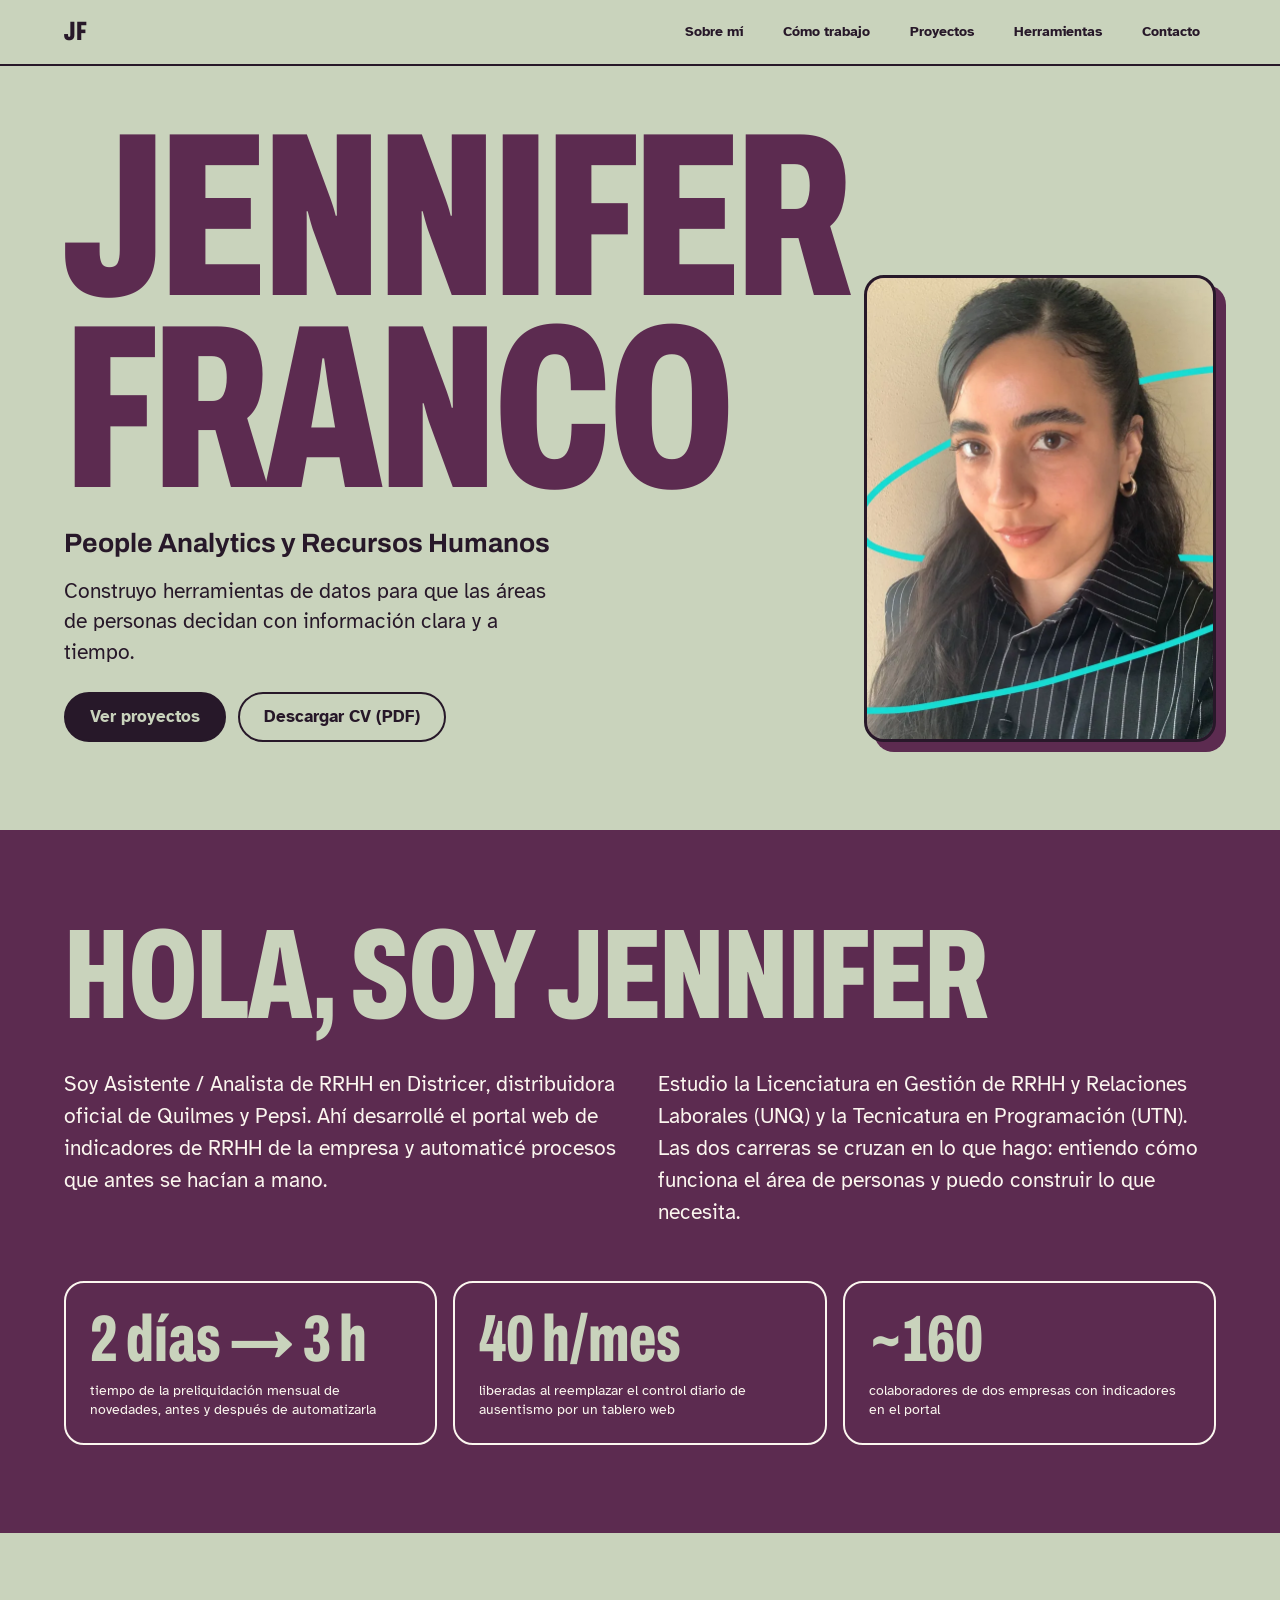
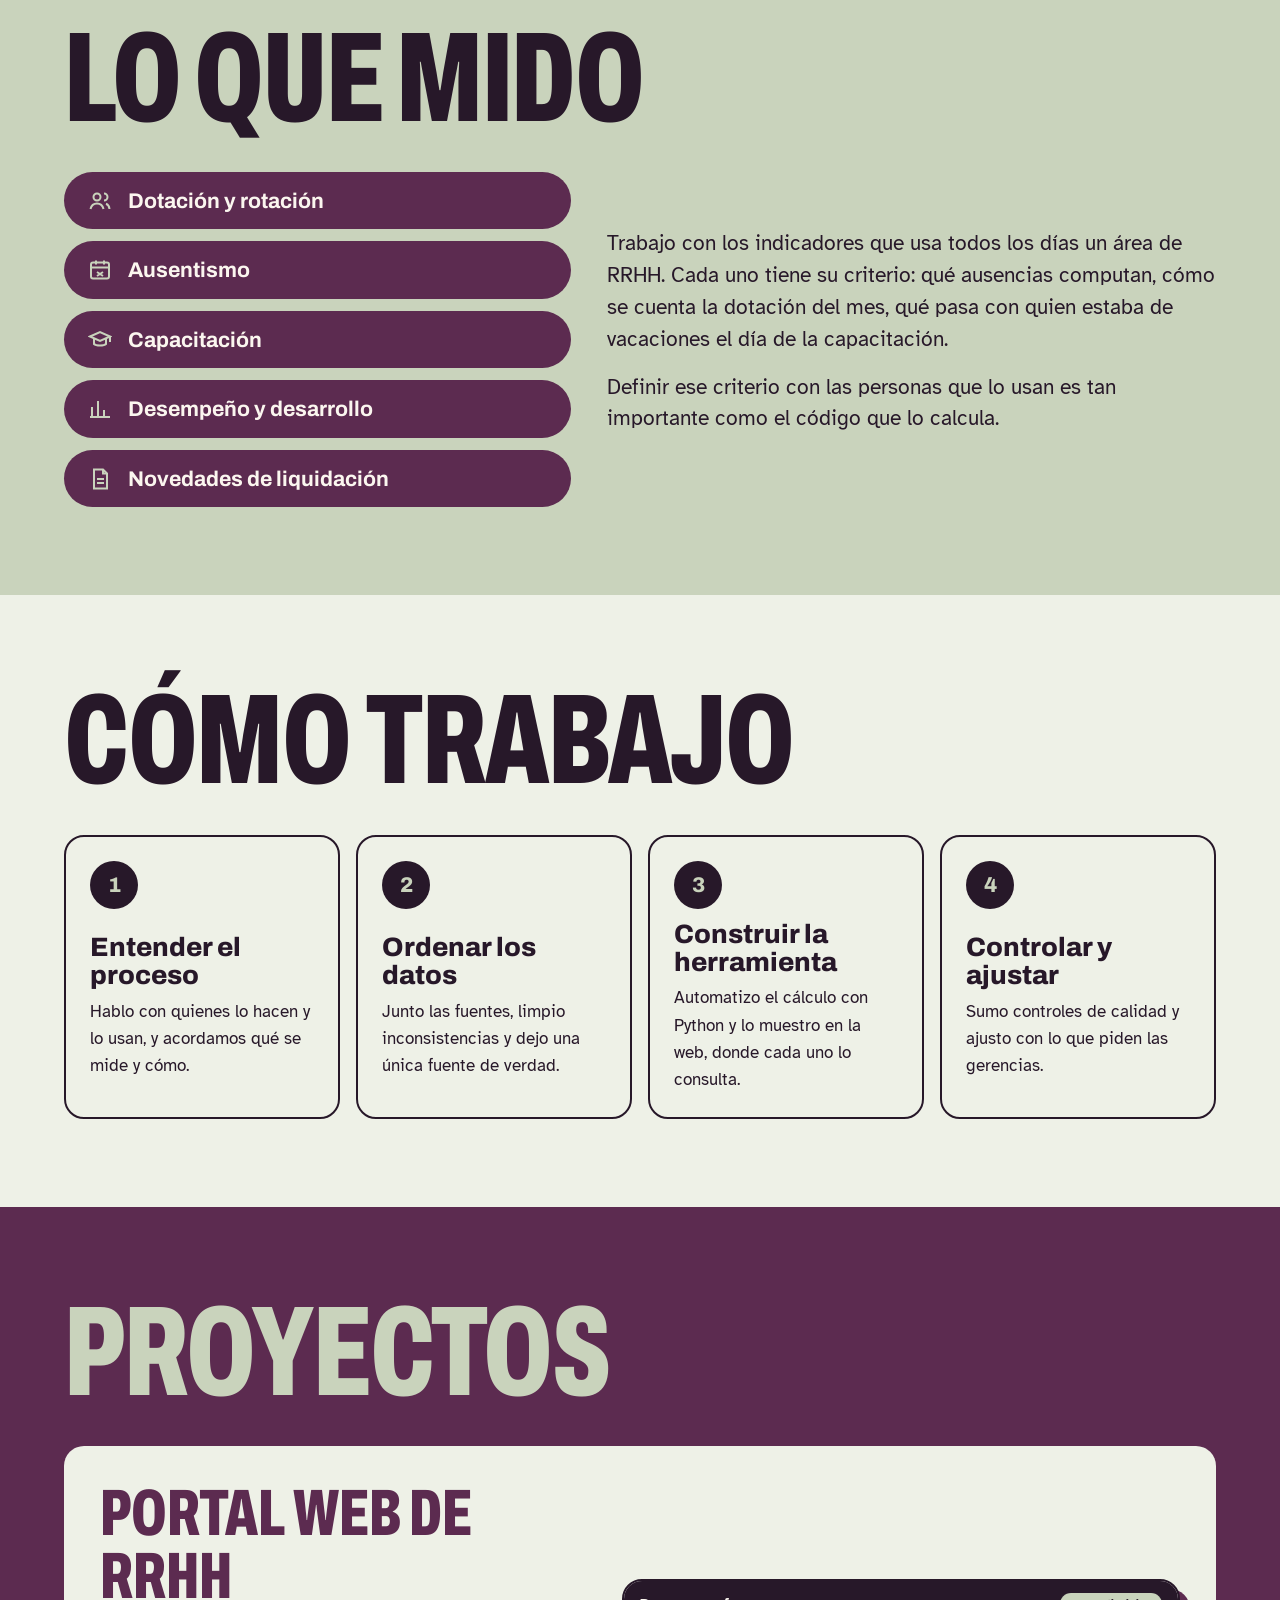
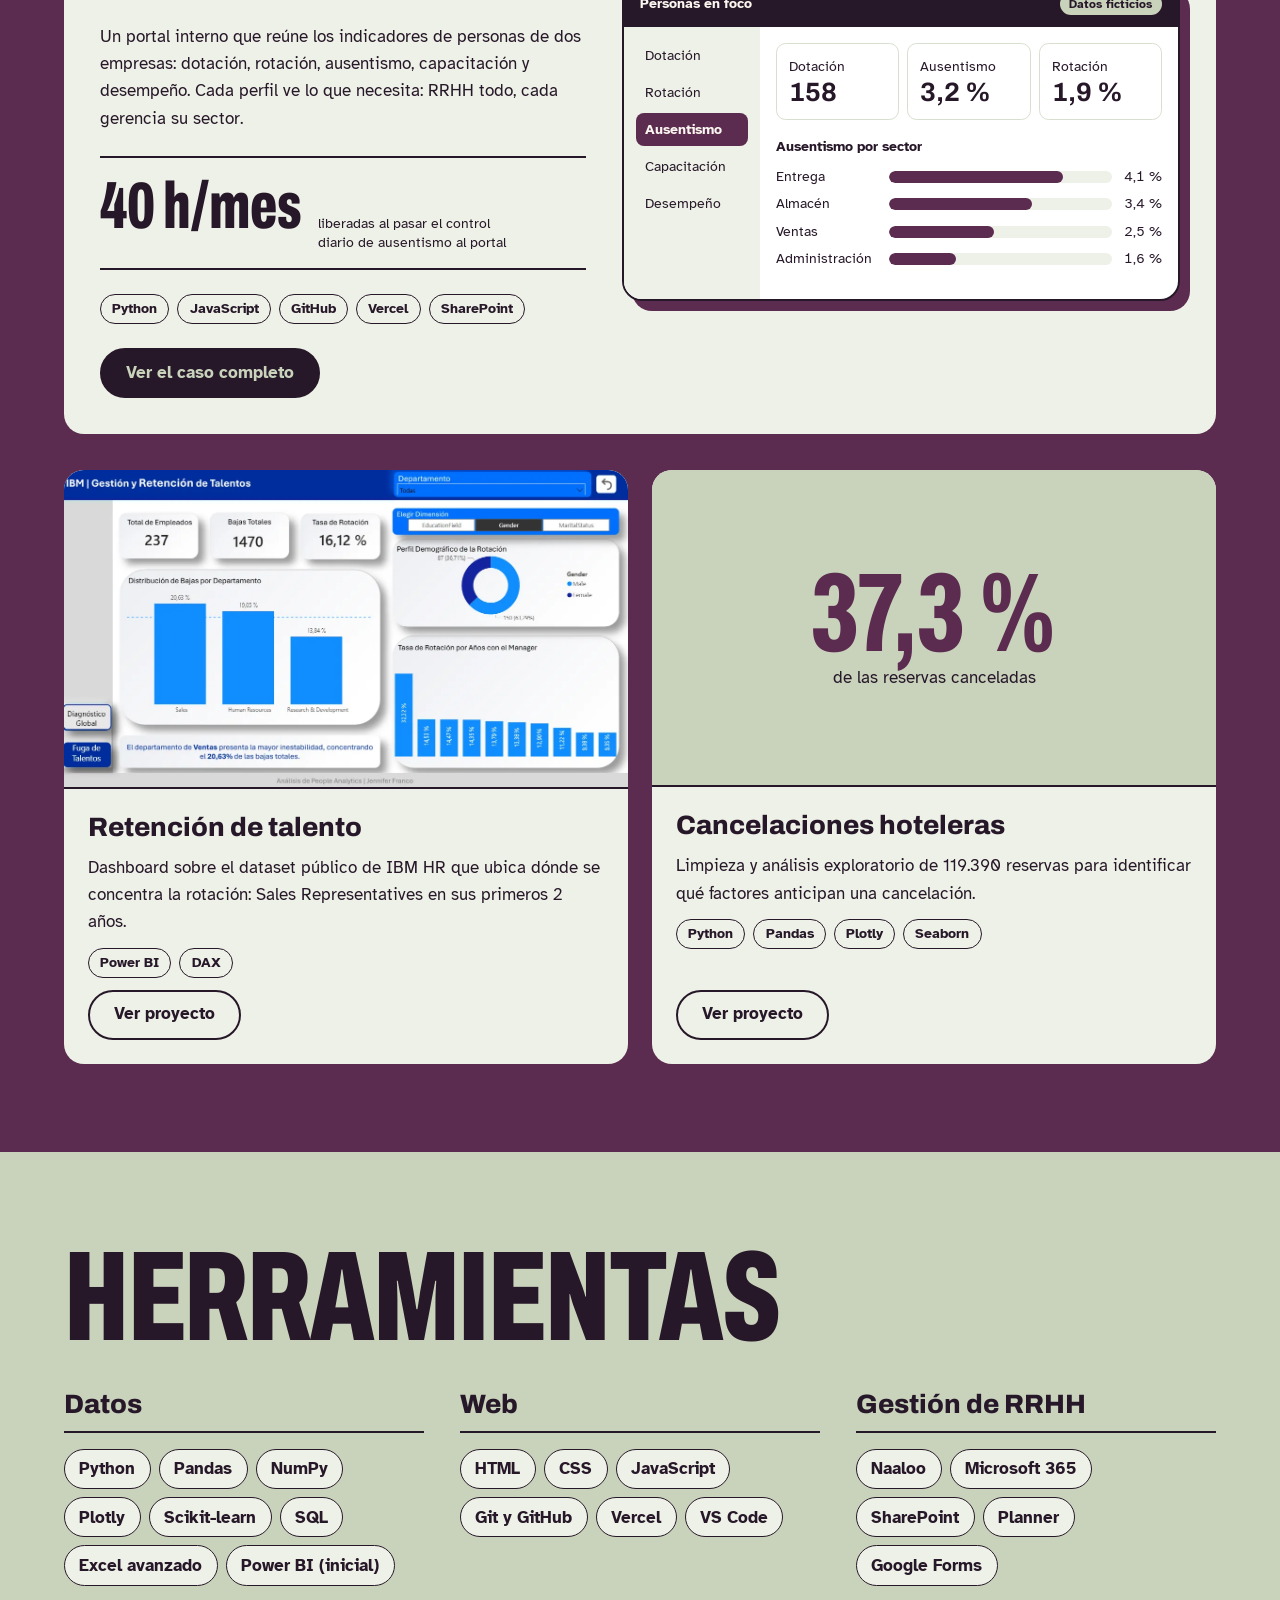
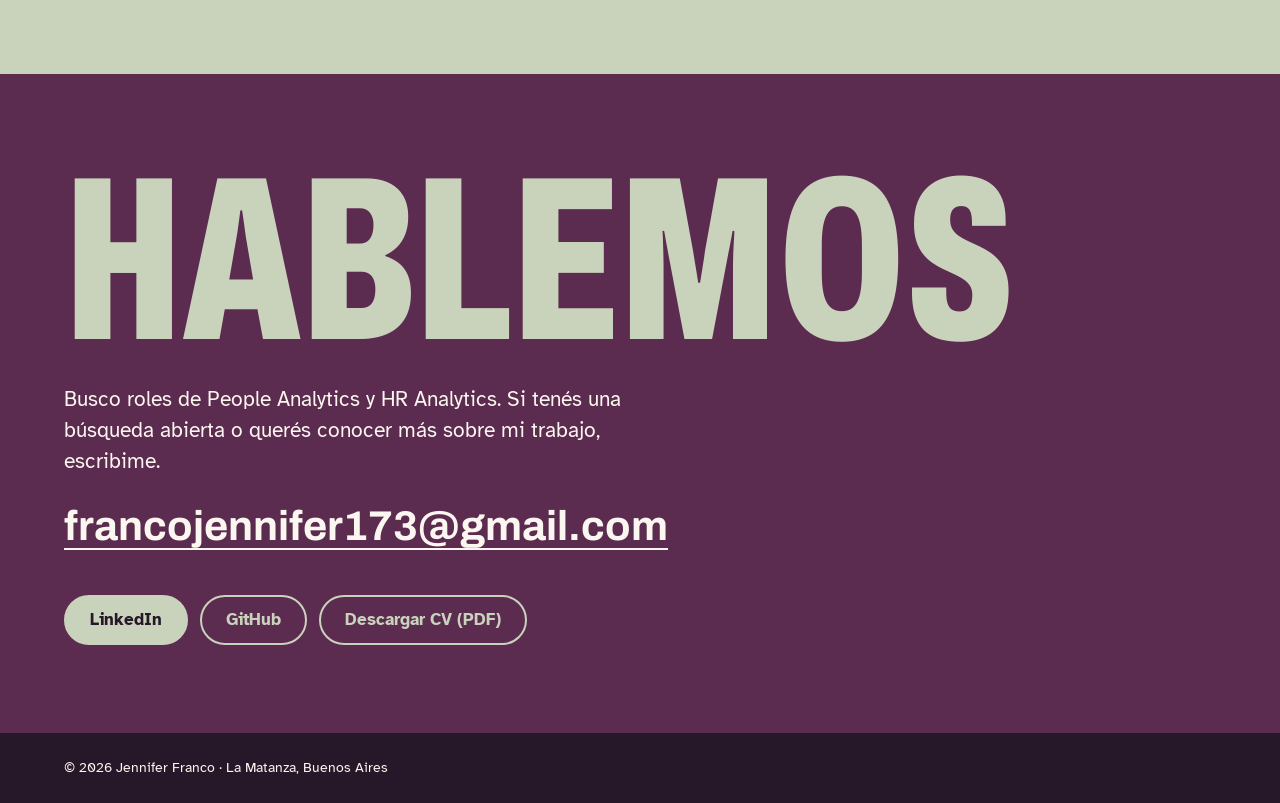
<file: index.html>
<!DOCTYPE html>
<html lang="es-AR">
<head>
  <meta charset="UTF-8">
  <meta name="viewport" content="width=device-width, initial-scale=1">
  <title>Jennifer Franco | People Analytics y Recursos Humanos</title>
  <meta name="description" content="Portfolio de Jennifer Franco: herramientas de datos para la gestión de personas. Portal web de RRHH, automatizaciones y análisis de rotación.">
  <meta property="og:title" content="Jennifer Franco | People Analytics">
  <meta property="og:description" content="Herramientas de datos para la gestión de personas.">
  <meta property="og:image" content="https://portfolio-jennifer-franco.vercel.app/assets/jennifer-franco.webp">
  <meta name="theme-color" content="#C9D3BC">
  <link rel="icon" href="data:image/svg+xml,%3Csvg xmlns='http://www.w3.org/2000/svg' viewBox='0 0 64 64'%3E%3Crect width='64' height='64' rx='14' fill='%235C2B50'/%3E%3Ctext x='32' y='44' font-family='Arial' font-weight='800' font-size='30' fill='%23C9D3BC' text-anchor='middle'%3EJF%3C/text%3E%3C/svg%3E">
  <link rel="preconnect" href="https://fonts.googleapis.com">
  <link rel="preconnect" href="https://fonts.gstatic.com" crossorigin>
  <link rel="stylesheet" href="https://fonts.googleapis.com/css2?family=Archivo:wdth,wght@62..125,700..800&family=Atkinson+Hyperlegible:wght@400;700&display=swap">
  <link rel="stylesheet" href="./style/main.css">
</head>

<body>
  <a class="saltar" href="#contenido">Saltar al contenido</a>

  <header class="encabezado">
    <div class="contenedor encabezado__fila">
      <a class="marca" href="#inicio" aria-label="Jennifer Franco, inicio">JF</a>
      <nav class="nav" aria-label="Principal">
        <ul>
          <li><a href="#sobre-mi">Sobre mí</a></li>
          <li><a href="#como-trabajo">Cómo trabajo</a></li>
          <li><a href="#proyectos">Proyectos</a></li>
          <li><a href="#herramientas">Herramientas</a></li>
          <li><a href="#contacto">Contacto</a></li>
        </ul>
      </nav>
    </div>
  </header>

  <main id="contenido">

    <!-- Inicio -->
    <section id="inicio" class="banda--fondo hero" aria-labelledby="nombre">
      <div class="contenedor hero__grilla">
        <h1 id="nombre" class="hero__nombre"><span>Jennifer</span> <span>Franco</span></h1>
        <div>
          <p class="hero__rol">People Analytics y Recursos Humanos</p>
          <p class="hero__texto">Construyo herramientas de datos para que las áreas de personas decidan con información clara y a tiempo.</p>
          <div class="botones">
            <a class="boton boton--lleno" href="#proyectos">Ver proyectos</a>
            <a class="boton boton--borde" href="./assets/CV_Jennifer_Franco.pdf" download>Descargar CV (PDF)</a>
          </div>
        </div>
        <div class="hero__foto">
          <img src="./assets/jennifer-franco.webp" width="694" height="960" alt="Jennifer Franco, sonriendo, con camisa a rayas" fetchpriority="high">
        </div>
      </div>
    </section>

    <!-- Sobre mí -->
    <section id="sobre-mi" class="banda banda--acento" aria-labelledby="titulo-sobre">
      <div class="contenedor">
        <h2 id="titulo-sobre" class="titulo-seccion">Hola, soy Jennifer</h2>
        <div class="sobre">
          <div class="sobre__texto">
            <p>Soy Asistente / Analista de RRHH en Districer, distribuidora oficial de Quilmes y Pepsi. Ahí desarrollé el portal web de indicadores de RRHH de la empresa y automaticé procesos que antes se hacían a mano.</p>
          </div>
          <div class="sobre__texto">
            <p>Estudio la Licenciatura en Gestión de RRHH y Relaciones Laborales (UNQ) y la Tecnicatura en Programación (UTN). Las dos carreras se cruzan en lo que hago: entiendo cómo funciona el área de personas y puedo construir lo que necesita.</p>
          </div>
        </div>
        <ul class="cifras">
          <li class="cifra"><span class="cifra__valor">2 días → 3 h</span><span class="cifra__texto">tiempo de la preliquidación mensual de novedades, antes y después de automatizarla</span></li>
          <li class="cifra"><span class="cifra__valor">40 h/mes</span><span class="cifra__texto">liberadas al reemplazar el control diario de ausentismo por un tablero web</span></li>
          <li class="cifra"><span class="cifra__valor">~160</span><span class="cifra__texto">colaboradores de dos empresas con indicadores en el portal</span></li>
        </ul>
      </div>
    </section>

    <!-- Áreas -->
    <section class="banda banda--fondo" aria-labelledby="titulo-areas">
      <div class="contenedor">
        <h2 id="titulo-areas" class="titulo-seccion">Lo que mido</h2>
        <div class="areas">
          <ul class="pastillas">
            <li class="pastilla"><svg viewBox="0 0 24 24" fill="none" stroke="currentColor" stroke-width="2" aria-hidden="true"><circle cx="9" cy="8" r="3.5"/><path d="M2.5 20c.8-3.5 3.4-5.5 6.5-5.5s5.7 2 6.5 5.5"/><path d="M16 4.5a3.5 3.5 0 0 1 0 7M18 14.8c2 .7 3.2 2.5 3.5 5.2"/></svg>Dotación y rotación</li>
            <li class="pastilla"><svg viewBox="0 0 24 24" fill="none" stroke="currentColor" stroke-width="2" aria-hidden="true"><rect x="3" y="4.5" width="18" height="16" rx="2"/><path d="M3 9.5h18M8 2.5v4M16 2.5v4M9 14l6 4M15 14l-6 4"/></svg>Ausentismo</li>
            <li class="pastilla"><svg viewBox="0 0 24 24" fill="none" stroke="currentColor" stroke-width="2" aria-hidden="true"><path d="M2 8.5 12 4l10 4.5L12 13z"/><path d="M6 10.5V16c2 2 10 2 12 0v-5.5M22 8.5V14"/></svg>Capacitación</li>
            <li class="pastilla"><svg viewBox="0 0 24 24" fill="none" stroke="currentColor" stroke-width="2" aria-hidden="true"><path d="M4 20V10M10 20V4M16 20v-7M22 20H2"/></svg>Desempeño y desarrollo</li>
            <li class="pastilla"><svg viewBox="0 0 24 24" fill="none" stroke="currentColor" stroke-width="2" aria-hidden="true"><path d="M6 2.5h9l4 4v15H6z"/><path d="M15 2.5v4h4M9 12h7M9 16h7"/></svg>Novedades de liquidación</li>
          </ul>
          <div class="areas__texto">
            <p>Trabajo con los indicadores que usa todos los días un área de RRHH. Cada uno tiene su criterio: qué ausencias computan, cómo se cuenta la dotación del mes, qué pasa con quien estaba de vacaciones el día de la capacitación.</p>
            <p>Definir ese criterio con las personas que lo usan es tan importante como el código que lo calcula.</p>
          </div>
        </div>
      </div>
    </section>

    <!-- Cómo trabajo -->
    <section id="como-trabajo" class="banda banda--clara" aria-labelledby="titulo-proceso">
      <div class="contenedor">
        <h2 id="titulo-proceso" class="titulo-seccion">Cómo trabajo</h2>
        <ol class="proceso">
          <li class="proceso__paso">
            <span class="proceso__numero" aria-hidden="true">1</span>
            <div>
              <h3>Entender el proceso</h3>
              <p>Hablo con quienes lo hacen y lo usan, y acordamos qué se mide y cómo.</p>
            </div>
          </li>
          <li class="proceso__paso">
            <span class="proceso__numero" aria-hidden="true">2</span>
            <div>
              <h3>Ordenar los datos</h3>
              <p>Junto las fuentes, limpio inconsistencias y dejo una única fuente de verdad.</p>
            </div>
          </li>
          <li class="proceso__paso">
            <span class="proceso__numero" aria-hidden="true">3</span>
            <div>
              <h3>Construir la herramienta</h3>
              <p>Automatizo el cálculo con Python y lo muestro en la web, donde cada uno lo consulta.</p>
            </div>
          </li>
          <li class="proceso__paso">
            <span class="proceso__numero" aria-hidden="true">4</span>
            <div>
              <h3>Controlar y ajustar</h3>
              <p>Sumo controles de calidad y ajusto con lo que piden las gerencias.</p>
            </div>
          </li>
        </ol>
      </div>
    </section>

    <!-- Proyectos -->
    <section id="proyectos" class="banda banda--acento" aria-labelledby="titulo-proyectos">
      <div class="contenedor">
        <h2 id="titulo-proyectos" class="titulo-seccion">Proyectos</h2>

        <article class="destacado" aria-labelledby="titulo-portal">
          <div>
            <h3 id="titulo-portal" class="destacado__titulo">Portal web de RRHH</h3>
            <p>Un portal interno que reúne los indicadores de personas de dos empresas: dotación, rotación, ausentismo, capacitación y desempeño. Cada perfil ve lo que necesita: RRHH todo, cada gerencia su sector.</p>
            <div class="destacado__resultado">
              <strong>40 h/mes</strong>
              <span>liberadas al pasar el control diario de ausentismo al portal</span>
            </div>
            <ul class="etiquetas" aria-label="Herramientas">
              <li>Python</li><li>JavaScript</li><li>GitHub</li><li>Vercel</li><li>SharePoint</li>
            </ul>
            <a class="boton boton--lleno destacado__accion" href="./proyecto-portal-rrhh.html">Ver el caso completo</a>
          </div>

          <div class="maqueta" role="img" aria-label="Maqueta del portal con datos ficticios: indicadores de dotación, ausentismo y rotación, y un gráfico de ausentismo por sector.">
            <div class="maqueta__barra" aria-hidden="true">
              <span>Personas en foco</span>
              <span class="maqueta__aviso">Datos ficticios</span>
            </div>
            <div class="maqueta__cuerpo" aria-hidden="true">
              <ul class="maqueta__menu">
                <li>Dotación</li>
                <li>Rotación</li>
                <li aria-current="true">Ausentismo</li>
                <li>Capacitación</li>
                <li>Desempeño</li>
              </ul>
              <div class="maqueta__panel">
                <div class="maqueta__kpis">
                  <div class="maqueta__kpi">Dotación<b>158</b></div>
                  <div class="maqueta__kpi">Ausentismo<b>3,2 %</b></div>
                  <div class="maqueta__kpi">Rotación<b>1,9 %</b></div>
                </div>
                <figure class="maqueta__grafico">
                  <figcaption>Ausentismo por sector</figcaption>
                  <ul class="barras">
                    <li><span>Entrega</span><span class="barras__pista"><span class="barras__relleno" style="--valor: 78%"></span></span><span>4,1 %</span></li>
                    <li><span>Almacén</span><span class="barras__pista"><span class="barras__relleno" style="--valor: 64%"></span></span><span>3,4 %</span></li>
                    <li><span>Ventas</span><span class="barras__pista"><span class="barras__relleno" style="--valor: 47%"></span></span><span>2,5 %</span></li>
                    <li><span>Administración</span><span class="barras__pista"><span class="barras__relleno" style="--valor: 30%"></span></span><span>1,6 %</span></li>
                  </ul>
                </figure>
              </div>
            </div>
          </div>
        </article>

        <div class="tarjetas">
          <article class="tarjeta" aria-labelledby="titulo-retencion">
            <div class="tarjeta__visual">
              <img src="./assets/dashboard_ibm/diagnostico_general_ibm.webp" width="1198" height="673" loading="lazy" alt="Página de diagnóstico general del dashboard de rotación en Power BI">
            </div>
            <div class="tarjeta__cuerpo">
              <h3 id="titulo-retencion" class="tarjeta__titulo">Retención de talento</h3>
              <p>Dashboard sobre el dataset público de IBM HR que ubica dónde se concentra la rotación: Sales Representatives en sus primeros 2 años.</p>
              <ul class="etiquetas" aria-label="Herramientas"><li>Power BI</li><li>DAX</li></ul>
              <a class="boton boton--borde" href="./proyecto-rrhh.html">Ver proyecto</a>
            </div>
          </article>

          <article class="tarjeta" aria-labelledby="titulo-hotel">
            <div class="tarjeta__visual tarjeta__visual--cifra">
              <strong>37,3 %</strong>
              <span>de las reservas canceladas</span>
            </div>
            <div class="tarjeta__cuerpo">
              <h3 id="titulo-hotel" class="tarjeta__titulo">Cancelaciones hoteleras</h3>
              <p>Limpieza y análisis exploratorio de 119.390 reservas para identificar qué factores anticipan una cancelación.</p>
              <ul class="etiquetas" aria-label="Herramientas"><li>Python</li><li>Pandas</li><li>Plotly</li><li>Seaborn</li></ul>
              <a class="boton boton--borde" href="./proyecto-hotelero.html">Ver proyecto</a>
            </div>
          </article>
        </div>
      </div>
    </section>

    <!-- Herramientas -->
    <section id="herramientas" class="banda banda--fondo" aria-labelledby="titulo-herramientas">
      <div class="contenedor">
        <h2 id="titulo-herramientas" class="titulo-seccion">Herramientas</h2>
        <div class="herramientas">
          <div>
            <h3>Datos</h3>
            <ul class="etiquetas">
              <li>Python</li><li>Pandas</li><li>NumPy</li><li>Plotly</li><li>Scikit-learn</li><li>SQL</li><li>Excel avanzado</li><li>Power BI (inicial)</li>
            </ul>
          </div>
          <div>
            <h3>Web</h3>
            <ul class="etiquetas">
              <li>HTML</li><li>CSS</li><li>JavaScript</li><li>Git y GitHub</li><li>Vercel</li><li>VS Code</li>
            </ul>
          </div>
          <div>
            <h3>Gestión de RRHH</h3>
            <ul class="etiquetas">
              <li>Naaloo</li><li>Microsoft 365</li><li>SharePoint</li><li>Planner</li><li>Google Forms</li>
            </ul>
          </div>
        </div>
      </div>
    </section>

    <!-- Contacto -->
    <section id="contacto" class="banda banda--acento" aria-labelledby="titulo-contacto">
      <div class="contenedor">
        <h2 id="titulo-contacto" class="contacto__titulo">Hablemos</h2>
        <p class="bajada">Busco roles de People Analytics y HR Analytics. Si tenés una búsqueda abierta o querés conocer más sobre mi trabajo, escribime.</p>
        <a class="contacto__mail" href="mailto:francojennifer173@gmail.com">francojennifer173@gmail.com</a>
        <div class="botones">
          <a class="boton boton--lleno" href="https://www.linkedin.com/in/jennifer-franc0" target="_blank" rel="noopener">LinkedIn<span class="visually-hidden"> (se abre en otra pestaña)</span></a>
          <a class="boton boton--borde" href="https://github.com/JenniferFranco" target="_blank" rel="noopener">GitHub<span class="visually-hidden"> (se abre en otra pestaña)</span></a>
          <a class="boton boton--borde" href="./assets/CV_Jennifer_Franco.pdf" download>Descargar CV (PDF)</a>
        </div>
      </div>
    </section>
  </main>

  <footer class="pie">
    <div class="contenedor">
      <p>© 2026 Jennifer Franco · La Matanza, Buenos Aires</p>
    </div>
  </footer>
</body>
</html>
</file>
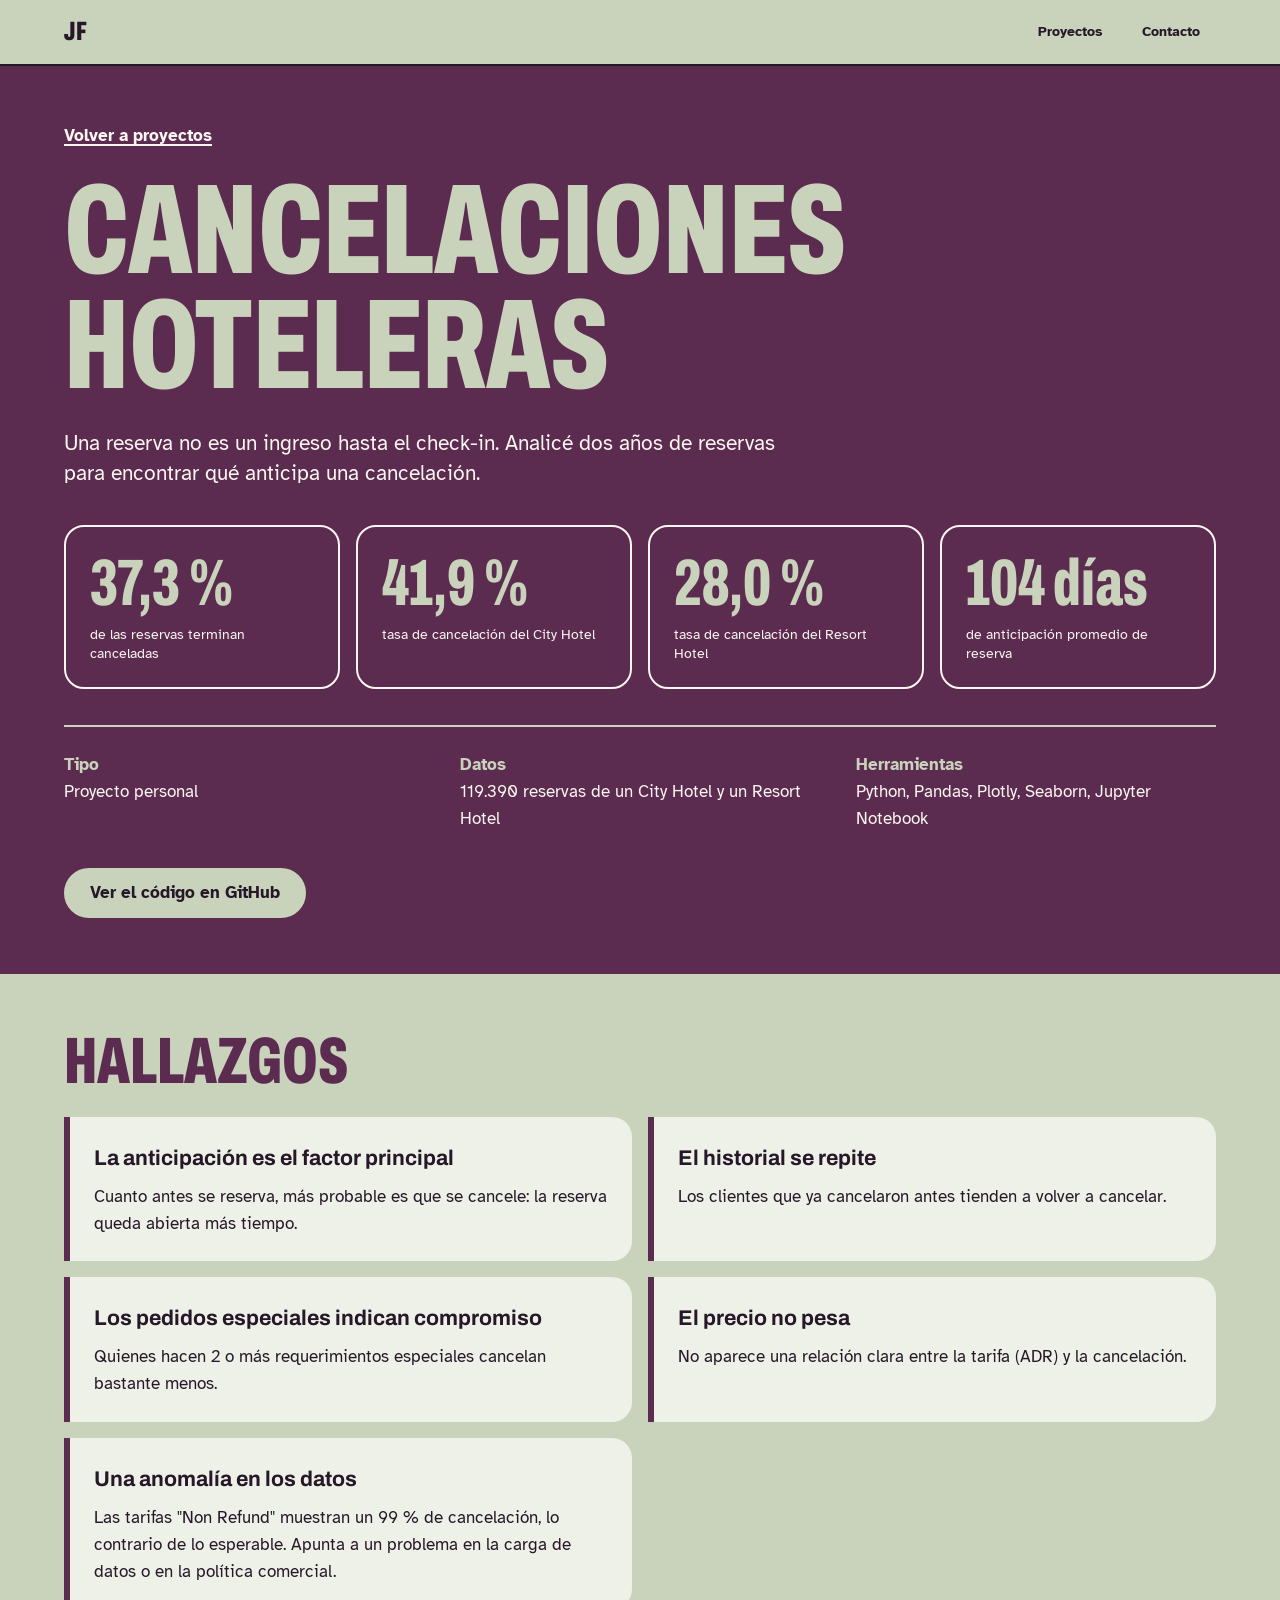
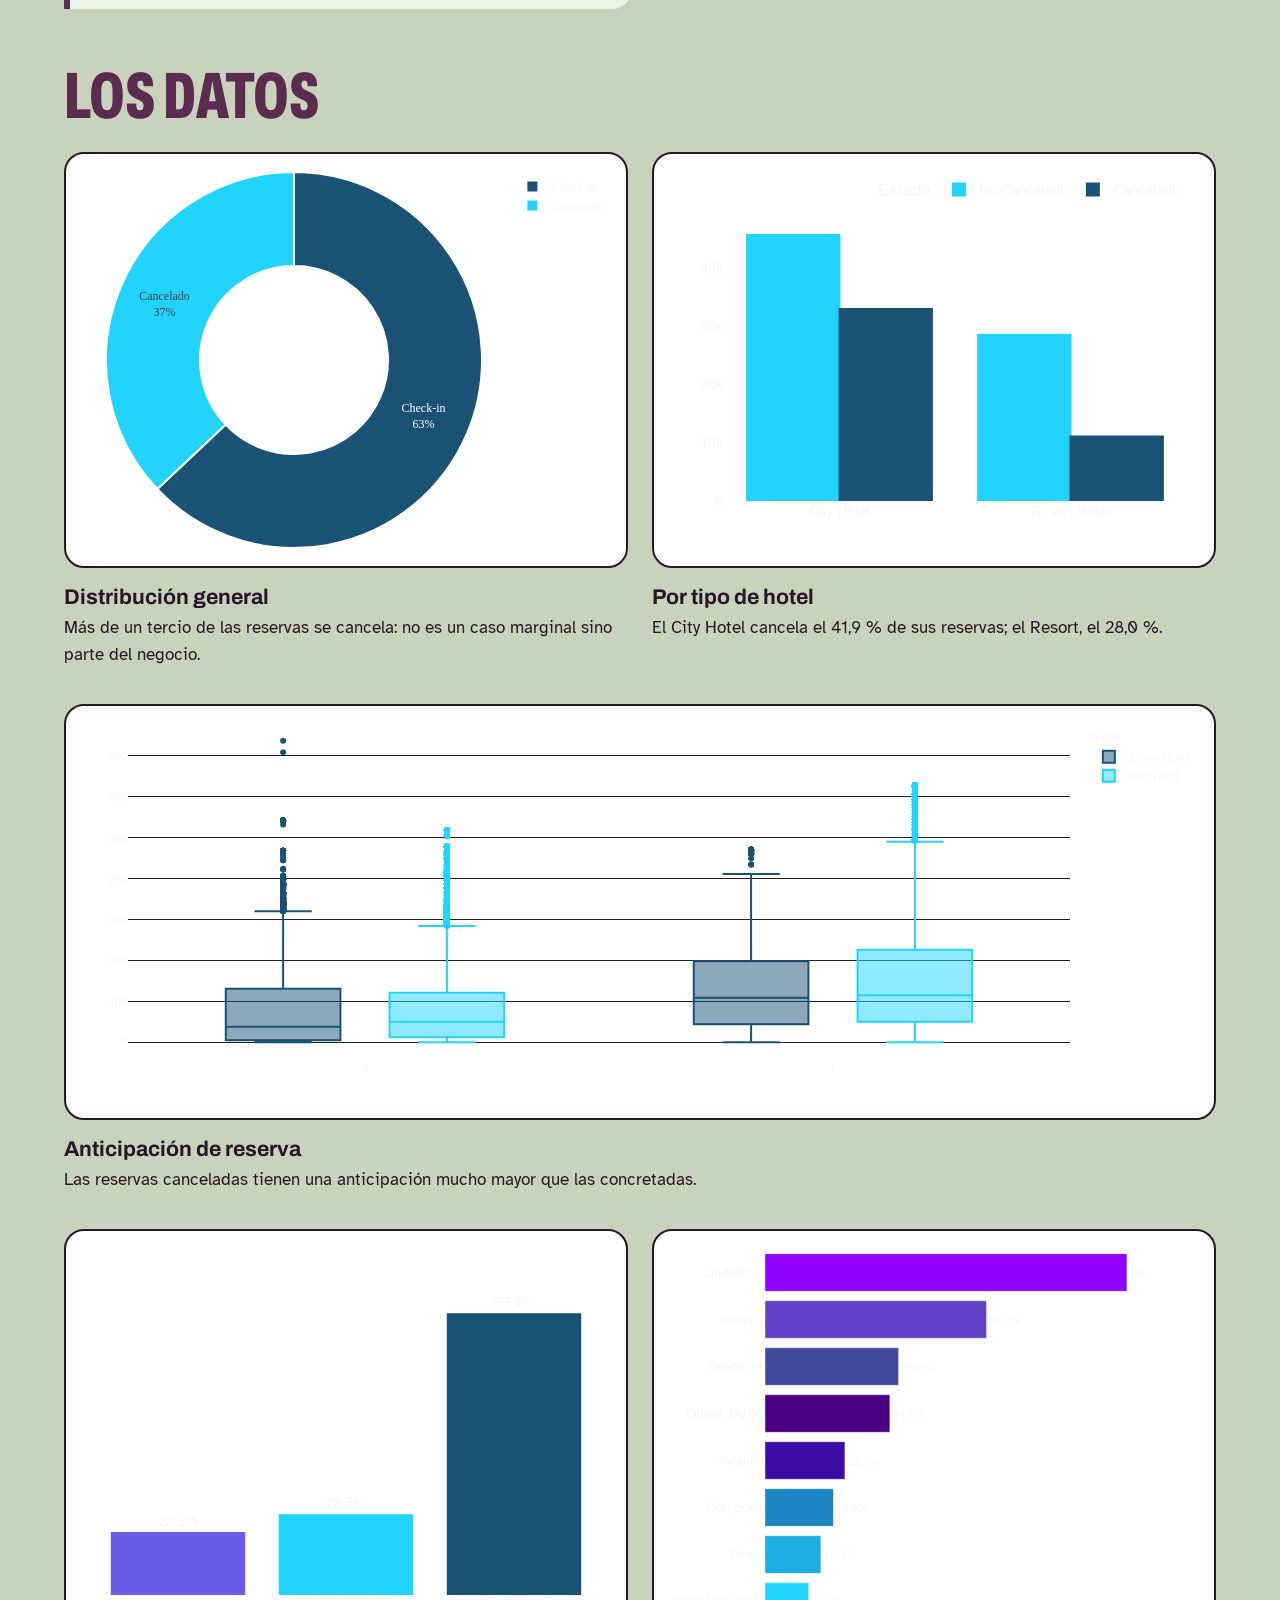
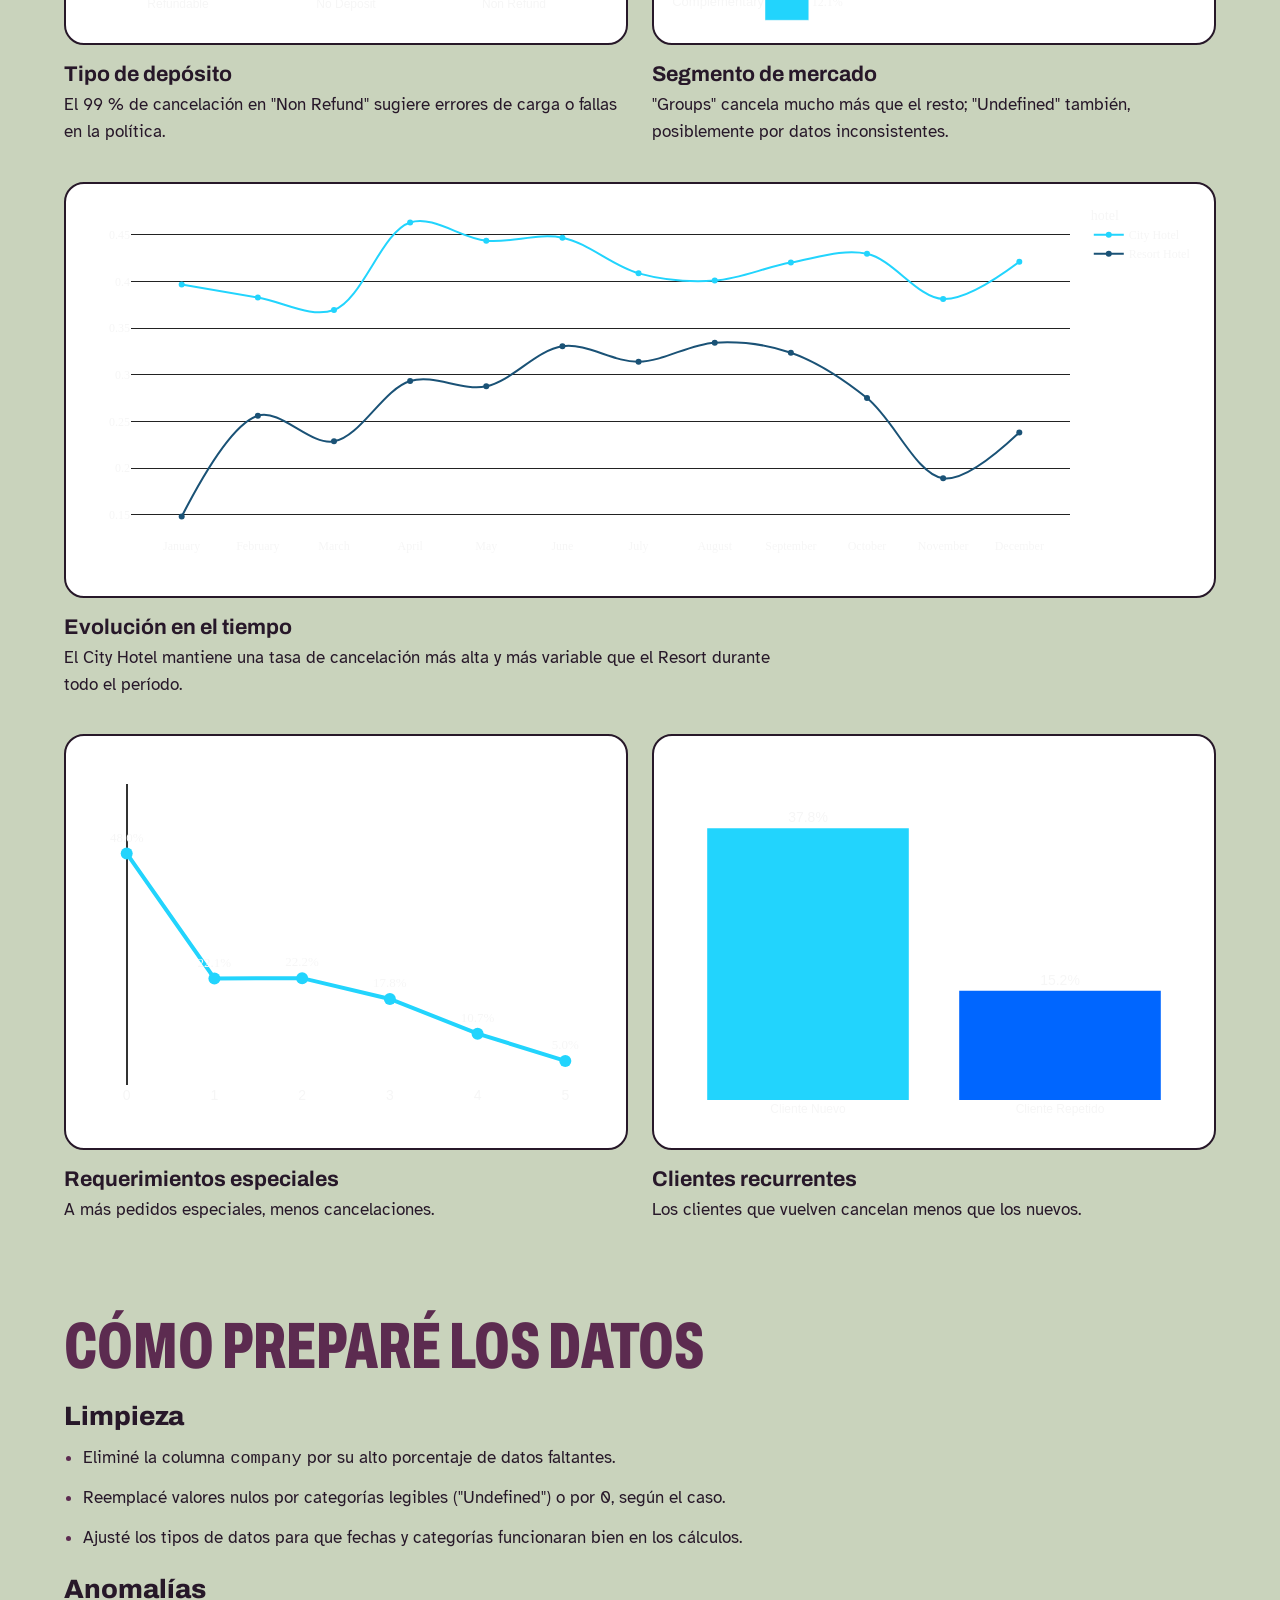
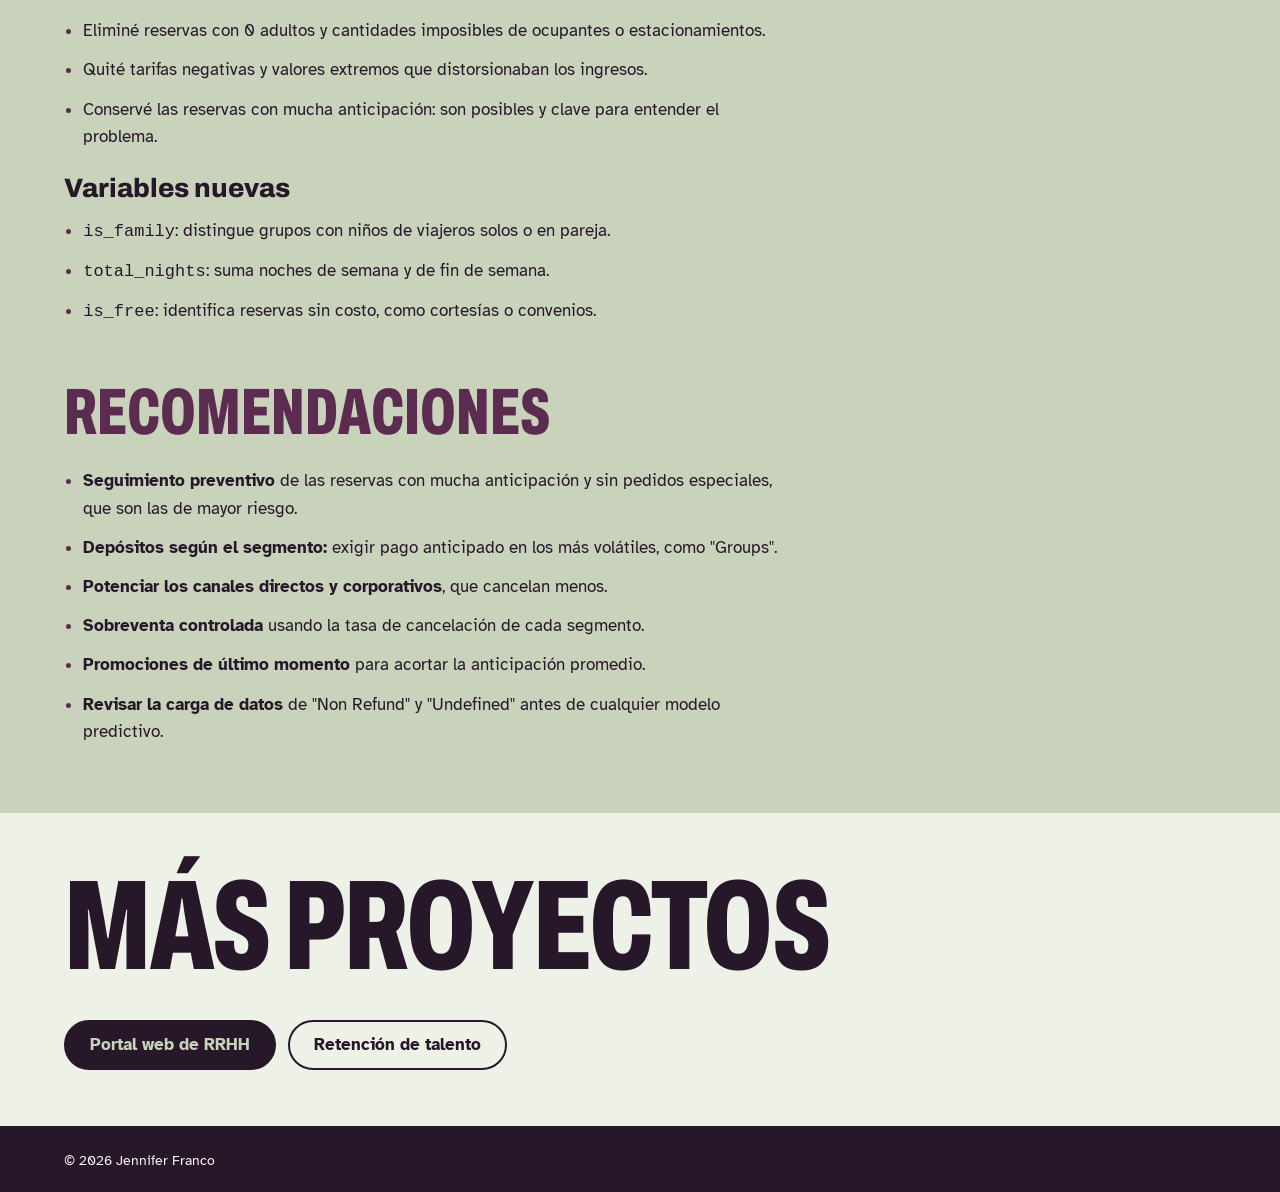
<file: proyecto-hotelero.html>
<!DOCTYPE html>
<html lang="es-AR">
<head>
  <meta charset="UTF-8">
  <meta name="viewport" content="width=device-width, initial-scale=1">
  <title>Cancelaciones hoteleras | Jennifer Franco</title>
  <meta name="description" content="Análisis exploratorio de 119.390 reservas hoteleras con Python para identificar los factores de cancelación.">
  <meta name="theme-color" content="#5C2B50">
  <link rel="icon" href="data:image/svg+xml,%3Csvg xmlns='http://www.w3.org/2000/svg' viewBox='0 0 64 64'%3E%3Crect width='64' height='64' rx='14' fill='%235C2B50'/%3E%3Ctext x='32' y='44' font-family='Arial' font-weight='800' font-size='30' fill='%23C9D3BC' text-anchor='middle'%3EJF%3C/text%3E%3C/svg%3E">
  <link rel="preconnect" href="https://fonts.googleapis.com">
  <link rel="preconnect" href="https://fonts.gstatic.com" crossorigin>
  <link rel="stylesheet" href="https://fonts.googleapis.com/css2?family=Archivo:wdth,wght@62..125,700..800&family=Atkinson+Hyperlegible:wght@400;700&display=swap">
  <link rel="stylesheet" href="./style/main.css">
</head>

<body>
  <a class="saltar" href="#contenido">Saltar al contenido</a>

  <header class="encabezado">
    <div class="contenedor encabezado__fila">
      <a class="marca" href="./index.html" aria-label="Jennifer Franco, inicio">JF</a>
      <nav class="nav" aria-label="Principal">
        <ul>
          <li><a href="./index.html#proyectos">Proyectos</a></li>
          <li><a href="./index.html#contacto">Contacto</a></li>
        </ul>
      </nav>
    </div>
  </header>

  <main id="contenido">
    <section class="caso-hero" aria-labelledby="titulo-caso">
      <div class="contenedor">
        <a class="caso-hero__volver" href="./index.html#proyectos">Volver a proyectos</a>
        <h1 id="titulo-caso" class="caso-hero__titulo">Cancelaciones hoteleras</h1>
        <p class="bajada">Una reserva no es un ingreso hasta el check-in. Analicé dos años de reservas para encontrar qué anticipa una cancelación.</p>

        <ul class="cifras">
          <li class="cifra"><span class="cifra__valor">37,3 %</span><span class="cifra__texto">de las reservas terminan canceladas</span></li>
          <li class="cifra"><span class="cifra__valor">41,9 %</span><span class="cifra__texto">tasa de cancelación del City Hotel</span></li>
          <li class="cifra"><span class="cifra__valor">28,0 %</span><span class="cifra__texto">tasa de cancelación del Resort Hotel</span></li>
          <li class="cifra"><span class="cifra__valor">104 días</span><span class="cifra__texto">de anticipación promedio de reserva</span></li>
        </ul>

        <dl class="ficha">
          <div><dt>Tipo</dt><dd>Proyecto personal</dd></div>
          <div><dt>Datos</dt><dd>119.390 reservas de un City Hotel y un Resort Hotel</dd></div>
          <div><dt>Herramientas</dt><dd>Python, Pandas, Plotly, Seaborn, Jupyter Notebook</dd></div>
        </dl>
        <div class="botones caso-hero__acciones">
          <a class="boton boton--lleno" href="https://github.com/JenniferFranco/hotel-cancellation-analysis" target="_blank" rel="noopener">Ver el código en GitHub<span class="visually-hidden"> (se abre en otra pestaña)</span></a>
        </div>
      </div>
    </section>

    <div class="caso">
      <div class="contenedor">

        <section class="caso__seccion" aria-labelledby="h-hallazgos">
          <h2 id="h-hallazgos">Hallazgos</h2>
          <ul class="hallazgos">
            <li><strong>La anticipación es el factor principal</strong>Cuanto antes se reserva, más probable es que se cancele: la reserva queda abierta más tiempo.</li>
            <li><strong>El historial se repite</strong>Los clientes que ya cancelaron antes tienden a volver a cancelar.</li>
            <li><strong>Los pedidos especiales indican compromiso</strong>Quienes hacen 2 o más requerimientos especiales cancelan bastante menos.</li>
            <li><strong>El precio no pesa</strong>No aparece una relación clara entre la tarifa (ADR) y la cancelación.</li>
            <li><strong>Una anomalía en los datos</strong>Las tarifas "Non Refund" muestran un 99 % de cancelación, lo contrario de lo esperable. Apunta a un problema en la carga de datos o en la política comercial.</li>
          </ul>
        </section>

        <section class="caso__seccion" aria-labelledby="h-graficos">
          <h2 id="h-graficos">Los datos</h2>
          <div class="figuras">
            <figure class="figura">
              <div class="figura__grafico"><iframe src="./assets/graficos_hotel/donas_cancelacion_total.html" title="Gráfico interactivo: distribución general de cancelaciones" loading="lazy"></iframe></div>
              <figcaption><strong>Distribución general</strong>Más de un tercio de las reservas se cancela: no es un caso marginal sino parte del negocio.</figcaption>
            </figure>
            <figure class="figura">
              <div class="figura__grafico"><iframe src="./assets/graficos_hotel/cancelaciones_por_tipo_hotel.html" title="Gráfico interactivo: estado de reserva según tipo de hotel" loading="lazy"></iframe></div>
              <figcaption><strong>Por tipo de hotel</strong>El City Hotel cancela el 41,9 % de sus reservas; el Resort, el 28,0 %.</figcaption>
            </figure>
          </div>

          <figure class="figura">
            <div class="figura__grafico"><iframe src="./assets/graficos_hotel/lead_time.html" title="Gráfico interactivo: anticipación de reserva según estado" loading="lazy"></iframe></div>
            <figcaption><strong>Anticipación de reserva</strong>Las reservas canceladas tienen una anticipación mucho mayor que las concretadas.</figcaption>
          </figure>

          <div class="figuras">
            <figure class="figura">
              <div class="figura__grafico"><iframe src="./assets/graficos_hotel/tipo_de_Deposito.html" title="Gráfico interactivo: tasa de cancelación según tipo de depósito" loading="lazy"></iframe></div>
              <figcaption><strong>Tipo de depósito</strong>El 99 % de cancelación en "Non Refund" sugiere errores de carga o fallas en la política.</figcaption>
            </figure>
            <figure class="figura">
              <div class="figura__grafico"><iframe src="./assets/graficos_hotel/segmento_de_mercado.html" title="Gráfico interactivo: tasa de cancelación por segmento de mercado" loading="lazy"></iframe></div>
              <figcaption><strong>Segmento de mercado</strong>"Groups" cancela mucho más que el resto; "Undefined" también, posiblemente por datos inconsistentes.</figcaption>
            </figure>
          </div>

          <figure class="figura">
            <div class="figura__grafico"><iframe src="./assets/graficos_hotel/estacionalidad.html" title="Gráfico interactivo: evolución mensual de la tasa de cancelación" loading="lazy"></iframe></div>
            <figcaption><strong>Evolución en el tiempo</strong>El City Hotel mantiene una tasa de cancelación más alta y más variable que el Resort durante todo el período.</figcaption>
          </figure>

          <div class="figuras">
            <figure class="figura">
              <div class="figura__grafico"><iframe src="./assets/graficos_hotel/requerimientos_extras.html" title="Gráfico interactivo: cancelación según requerimientos especiales" loading="lazy"></iframe></div>
              <figcaption><strong>Requerimientos especiales</strong>A más pedidos especiales, menos cancelaciones.</figcaption>
            </figure>
            <figure class="figura">
              <div class="figura__grafico"><iframe src="./assets/graficos_hotel/tipo_cliente.html" title="Gráfico interactivo: cancelación de clientes nuevos y recurrentes" loading="lazy"></iframe></div>
              <figcaption><strong>Clientes recurrentes</strong>Los clientes que vuelven cancelan menos que los nuevos.</figcaption>
            </figure>
          </div>
        </section>

        <section class="caso__seccion" aria-labelledby="h-metodo">
          <h2 id="h-metodo">Cómo preparé los datos</h2>
          <h3>Limpieza</h3>
          <ul class="lista">
            <li>Eliminé la columna <code>company</code> por su alto porcentaje de datos faltantes.</li>
            <li>Reemplacé valores nulos por categorías legibles ("Undefined") o por 0, según el caso.</li>
            <li>Ajusté los tipos de datos para que fechas y categorías funcionaran bien en los cálculos.</li>
          </ul>
          <h3>Anomalías</h3>
          <ul class="lista">
            <li>Eliminé reservas con 0 adultos y cantidades imposibles de ocupantes o estacionamientos.</li>
            <li>Quité tarifas negativas y valores extremos que distorsionaban los ingresos.</li>
            <li>Conservé las reservas con mucha anticipación: son posibles y clave para entender el problema.</li>
          </ul>
          <h3>Variables nuevas</h3>
          <ul class="lista">
            <li><code>is_family</code>: distingue grupos con niños de viajeros solos o en pareja.</li>
            <li><code>total_nights</code>: suma noches de semana y de fin de semana.</li>
            <li><code>is_free</code>: identifica reservas sin costo, como cortesías o convenios.</li>
          </ul>
        </section>

        <section class="caso__seccion" aria-labelledby="h-recomendaciones">
          <h2 id="h-recomendaciones">Recomendaciones</h2>
          <ul class="lista">
            <li><strong>Seguimiento preventivo</strong> de las reservas con mucha anticipación y sin pedidos especiales, que son las de mayor riesgo.</li>
            <li><strong>Depósitos según el segmento:</strong> exigir pago anticipado en los más volátiles, como "Groups".</li>
            <li><strong>Potenciar los canales directos y corporativos</strong>, que cancelan menos.</li>
            <li><strong>Sobreventa controlada</strong> usando la tasa de cancelación de cada segmento.</li>
            <li><strong>Promociones de último momento</strong> para acortar la anticipación promedio.</li>
            <li><strong>Revisar la carga de datos</strong> de "Non Refund" y "Undefined" antes de cualquier modelo predictivo.</li>
          </ul>
        </section>
      </div>
    </div>

    <section class="cierre" aria-labelledby="h-cierre">
      <div class="contenedor">
        <h2 id="h-cierre" class="titulo-seccion">Más proyectos</h2>
        <div class="botones">
          <a class="boton boton--lleno" href="./proyecto-portal-rrhh.html">Portal web de RRHH</a>
          <a class="boton boton--borde" href="./proyecto-rrhh.html">Retención de talento</a>
        </div>
      </div>
    </section>
  </main>

  <footer class="pie">
    <div class="contenedor">
      <p>© 2026 Jennifer Franco</p>
    </div>
  </footer>
</body>
</html>
</file>
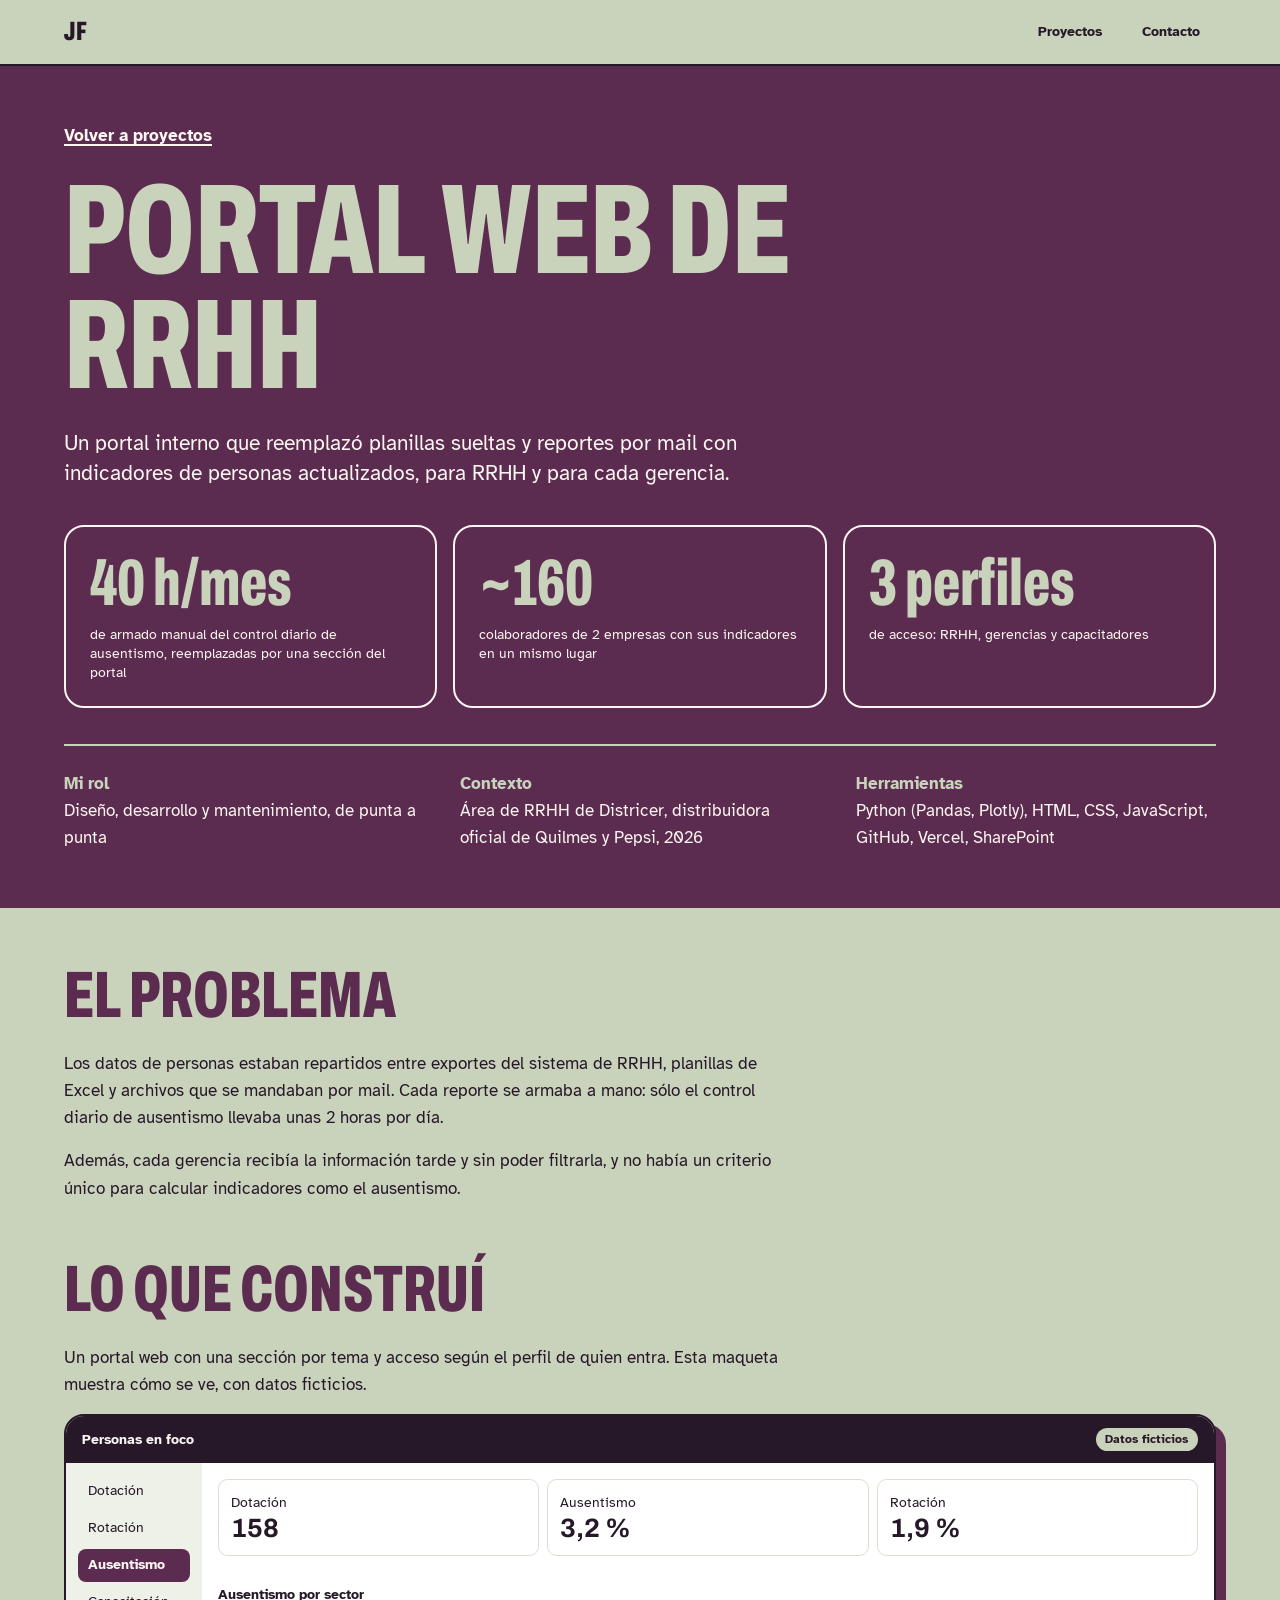
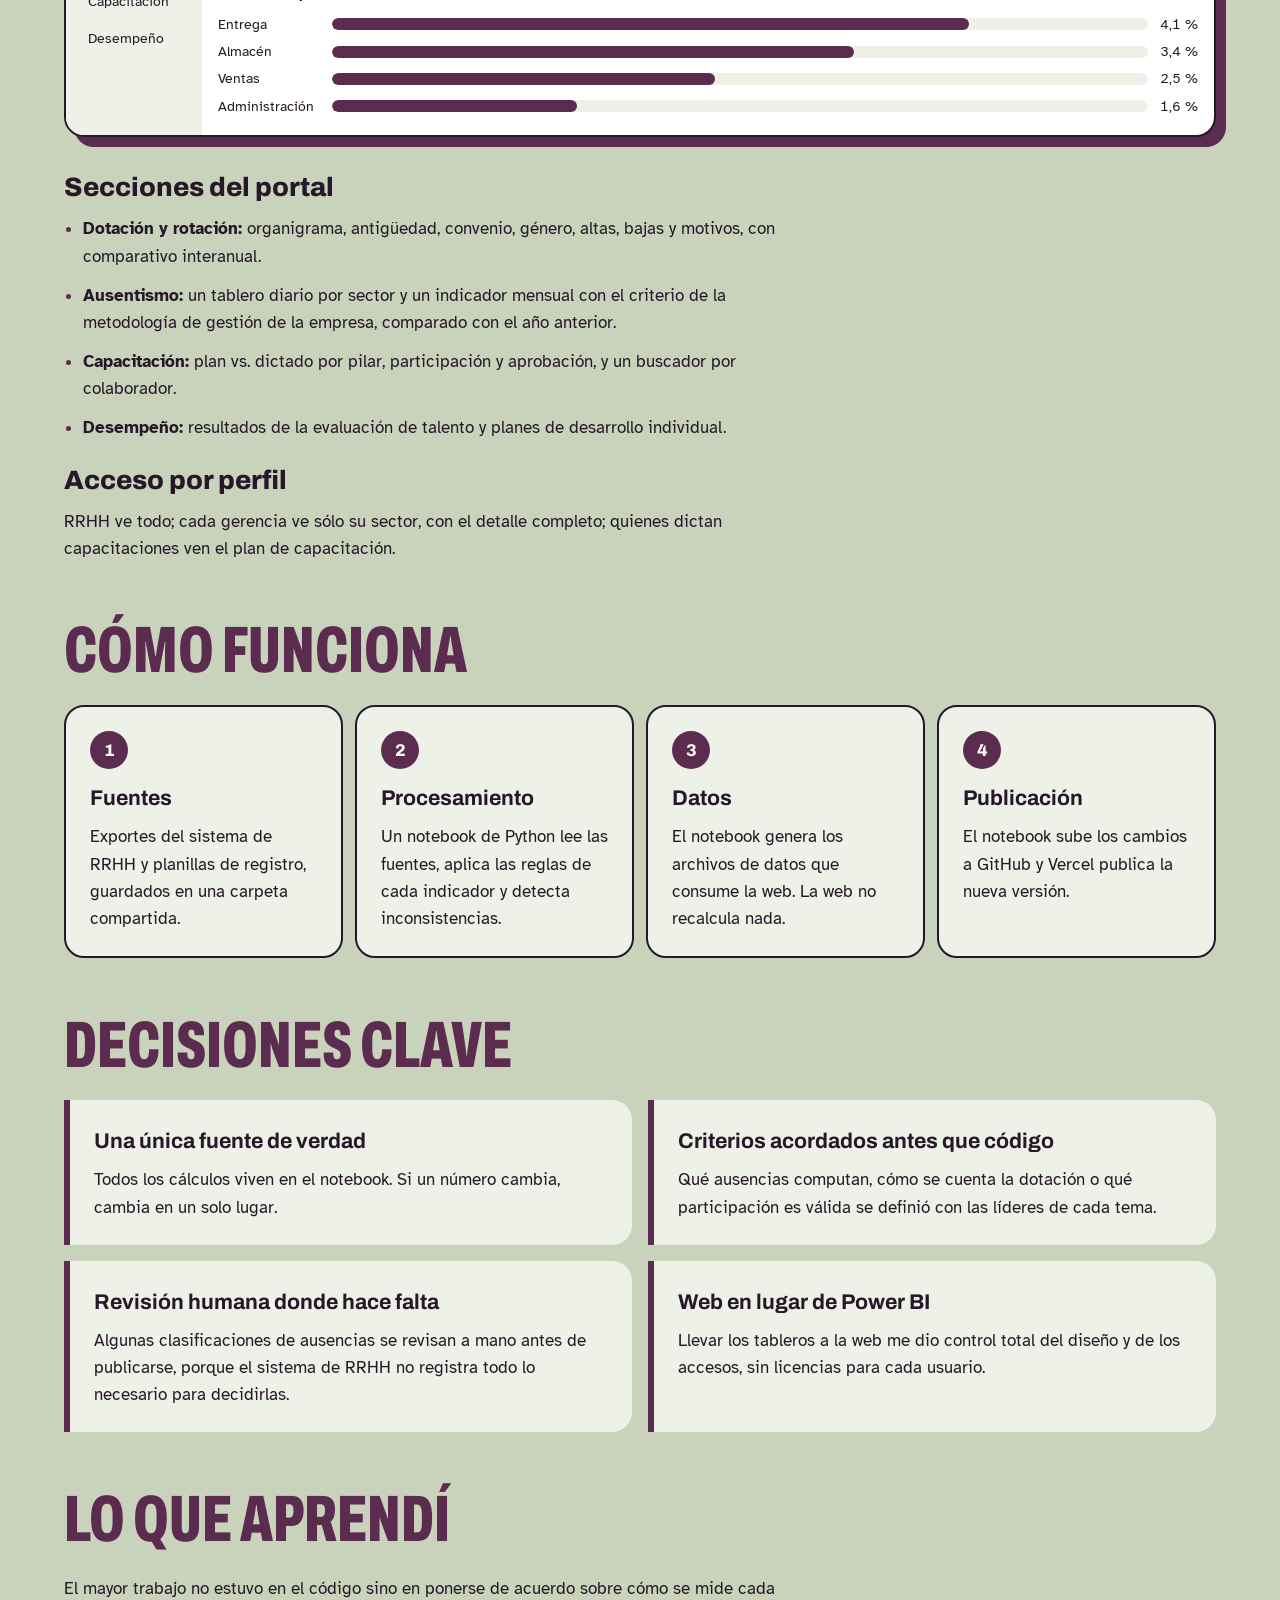
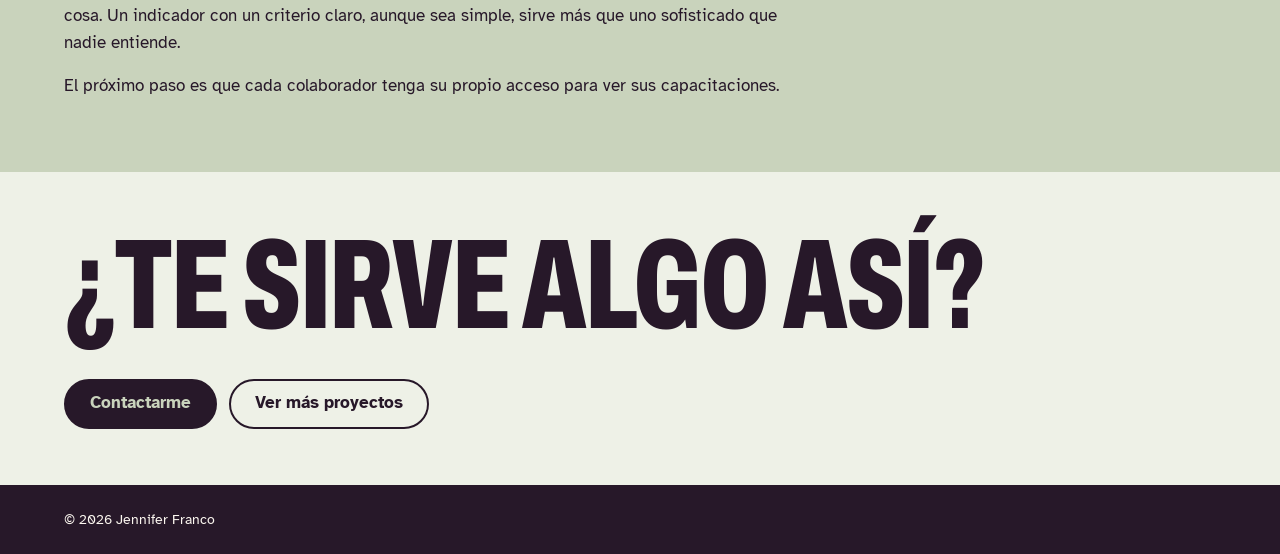
<file: proyecto-portal-rrhh.html>
<!DOCTYPE html>
<html lang="es-AR">
<head>
  <meta charset="UTF-8">
  <meta name="viewport" content="width=device-width, initial-scale=1">
  <title>Portal web de RRHH | Jennifer Franco</title>
  <meta name="description" content="Caso: portal web de indicadores de RRHH para dos empresas, con automatización de procesos y acceso por perfil.">
  <meta name="theme-color" content="#5C2B50">
  <link rel="icon" href="data:image/svg+xml,%3Csvg xmlns='http://www.w3.org/2000/svg' viewBox='0 0 64 64'%3E%3Crect width='64' height='64' rx='14' fill='%235C2B50'/%3E%3Ctext x='32' y='44' font-family='Arial' font-weight='800' font-size='30' fill='%23C9D3BC' text-anchor='middle'%3EJF%3C/text%3E%3C/svg%3E">
  <link rel="preconnect" href="https://fonts.googleapis.com">
  <link rel="preconnect" href="https://fonts.gstatic.com" crossorigin>
  <link rel="stylesheet" href="https://fonts.googleapis.com/css2?family=Archivo:wdth,wght@62..125,700..800&family=Atkinson+Hyperlegible:wght@400;700&display=swap">
  <link rel="stylesheet" href="./style/main.css">
</head>

<body>
  <a class="saltar" href="#contenido">Saltar al contenido</a>

  <header class="encabezado">
    <div class="contenedor encabezado__fila">
      <a class="marca" href="./index.html" aria-label="Jennifer Franco, inicio">JF</a>
      <nav class="nav" aria-label="Principal">
        <ul>
          <li><a href="./index.html#proyectos">Proyectos</a></li>
          <li><a href="./index.html#contacto">Contacto</a></li>
        </ul>
      </nav>
    </div>
  </header>

  <main id="contenido">
    <section class="caso-hero" aria-labelledby="titulo-caso">
      <div class="contenedor">
        <a class="caso-hero__volver" href="./index.html#proyectos">Volver a proyectos</a>
        <h1 id="titulo-caso" class="caso-hero__titulo">Portal web de RRHH</h1>
        <p class="bajada">Un portal interno que reemplazó planillas sueltas y reportes por mail con indicadores de personas actualizados, para RRHH y para cada gerencia.</p>

        <ul class="cifras">
                    <li class="cifra"><span class="cifra__valor">40 h/mes</span><span class="cifra__texto">de armado manual del control diario de ausentismo, reemplazadas por una sección del portal</span></li>
          <li class="cifra"><span class="cifra__valor">~160</span><span class="cifra__texto">colaboradores de 2 empresas con sus indicadores en un mismo lugar</span></li>
          <li class="cifra"><span class="cifra__valor">3 perfiles</span><span class="cifra__texto">de acceso: RRHH, gerencias y capacitadores</span></li>
        </ul>

        <dl class="ficha">
          <div><dt>Mi rol</dt><dd>Diseño, desarrollo y mantenimiento, de punta a punta</dd></div>
          <div><dt>Contexto</dt><dd>Área de RRHH de Districer, distribuidora oficial de Quilmes y Pepsi, 2026</dd></div>
          <div><dt>Herramientas</dt><dd>Python (Pandas, Plotly), HTML, CSS, JavaScript, GitHub, Vercel, SharePoint</dd></div>
        </dl>
      </div>
    </section>

    <div class="caso">
      <div class="contenedor">

        <section class="caso__seccion" aria-labelledby="h-problema">
          <h2 id="h-problema">El problema</h2>
          <p>Los datos de personas estaban repartidos entre exportes del sistema de RRHH, planillas de Excel y archivos que se mandaban por mail. Cada reporte se armaba a mano: sólo el control diario de ausentismo llevaba unas 2 horas por día.</p>
          <p>Además, cada gerencia recibía la información tarde y sin poder filtrarla, y no había un criterio único para calcular indicadores como el ausentismo.</p>
        </section>

        <section class="caso__seccion" aria-labelledby="h-solucion">
          <h2 id="h-solucion">Lo que construí</h2>
          <p>Un portal web con una sección por tema y acceso según el perfil de quien entra. Esta maqueta muestra cómo se ve, con datos ficticios.</p>

          <figure class="figura">
            <div class="maqueta" role="img" aria-label="Maqueta del portal con datos ficticios: menú de secciones, indicadores de dotación, ausentismo y rotación, y un gráfico de ausentismo por sector.">
              <div class="maqueta__barra" aria-hidden="true">
                <span>Personas en foco</span>
                <span class="maqueta__aviso">Datos ficticios</span>
              </div>
              <div class="maqueta__cuerpo" aria-hidden="true">
                <ul class="maqueta__menu">
                  <li>Dotación</li>
                  <li>Rotación</li>
                  <li aria-current="true">Ausentismo</li>
                  <li>Capacitación</li>
                  <li>Desempeño</li>
                </ul>
                <div class="maqueta__panel">
                  <div class="maqueta__kpis">
                    <div class="maqueta__kpi">Dotación<b>158</b></div>
                    <div class="maqueta__kpi">Ausentismo<b>3,2 %</b></div>
                    <div class="maqueta__kpi">Rotación<b>1,9 %</b></div>
                  </div>
                  <figure class="maqueta__grafico">
                    <figcaption>Ausentismo por sector</figcaption>
                    <ul class="barras">
                      <li><span>Entrega</span><span class="barras__pista"><span class="barras__relleno" style="--valor: 78%"></span></span><span>4,1 %</span></li>
                      <li><span>Almacén</span><span class="barras__pista"><span class="barras__relleno" style="--valor: 64%"></span></span><span>3,4 %</span></li>
                      <li><span>Ventas</span><span class="barras__pista"><span class="barras__relleno" style="--valor: 47%"></span></span><span>2,5 %</span></li>
                      <li><span>Administración</span><span class="barras__pista"><span class="barras__relleno" style="--valor: 30%"></span></span><span>1,6 %</span></li>
                    </ul>
                  </figure>
                </div>
              </div>
            </div>
          </figure>

          <h3>Secciones del portal</h3>
          <ul class="lista">
            <li><strong>Dotación y rotación:</strong> organigrama, antigüedad, convenio, género, altas, bajas y motivos, con comparativo interanual.</li>
            <li><strong>Ausentismo:</strong> un tablero diario por sector y un indicador mensual con el criterio de la metodología de gestión de la empresa, comparado con el año anterior.</li>
            <li><strong>Capacitación:</strong> plan vs. dictado por pilar, participación y aprobación, y un buscador por colaborador.</li>
            <li><strong>Desempeño:</strong> resultados de la evaluación de talento y planes de desarrollo individual.</li>
          </ul>

          <h3>Acceso por perfil</h3>
          <p>RRHH ve todo; cada gerencia ve sólo su sector, con el detalle completo; quienes dictan capacitaciones ven el plan de capacitación.</p>
        </section>

        <section class="caso__seccion" aria-labelledby="h-funciona">
          <h2 id="h-funciona">Cómo funciona</h2>
          <ol class="flujo">
            <li><strong>Fuentes</strong>Exportes del sistema de RRHH y planillas de registro, guardados en una carpeta compartida.</li>
            <li><strong>Procesamiento</strong>Un notebook de Python lee las fuentes, aplica las reglas de cada indicador y detecta inconsistencias.</li>
            <li><strong>Datos</strong>El notebook genera los archivos de datos que consume la web. La web no recalcula nada.</li>
            <li><strong>Publicación</strong>El notebook sube los cambios a GitHub y Vercel publica la nueva versión.</li>
          </ol>
        </section>

        <section class="caso__seccion" aria-labelledby="h-decisiones">
          <h2 id="h-decisiones">Decisiones clave</h2>
          <ul class="hallazgos">
            <li><strong>Una única fuente de verdad</strong>Todos los cálculos viven en el notebook. Si un número cambia, cambia en un solo lugar.</li>
            <li><strong>Criterios acordados antes que código</strong>Qué ausencias computan, cómo se cuenta la dotación o qué participación es válida se definió con las líderes de cada tema.</li>
            <li><strong>Revisión humana donde hace falta</strong>Algunas clasificaciones de ausencias se revisan a mano antes de publicarse, porque el sistema de RRHH no registra todo lo necesario para decidirlas.</li>
            <li><strong>Web en lugar de Power BI</strong>Llevar los tableros a la web me dio control total del diseño y de los accesos, sin licencias para cada usuario.</li>
          </ul>
        </section>

        <section class="caso__seccion" aria-labelledby="h-aprendi">
          <h2 id="h-aprendi">Lo que aprendí</h2>
          <p>El mayor trabajo no estuvo en el código sino en ponerse de acuerdo sobre cómo se mide cada cosa. Un indicador con un criterio claro, aunque sea simple, sirve más que uno sofisticado que nadie entiende.</p>
          <p>El próximo paso es que cada colaborador tenga su propio acceso para ver sus capacitaciones.</p>
        </section>
      </div>
    </div>

    <section class="cierre" aria-labelledby="h-cierre">
      <div class="contenedor">
        <h2 id="h-cierre" class="titulo-seccion">¿Te sirve algo así?</h2>
        <div class="botones">
          <a class="boton boton--lleno" href="./index.html#contacto">Contactarme</a>
          <a class="boton boton--borde" href="./index.html#proyectos">Ver más proyectos</a>
        </div>
      </div>
    </section>
  </main>

  <footer class="pie">
    <div class="contenedor">
      <p>© 2026 Jennifer Franco</p>
    </div>
  </footer>
</body>
</html>
</file>
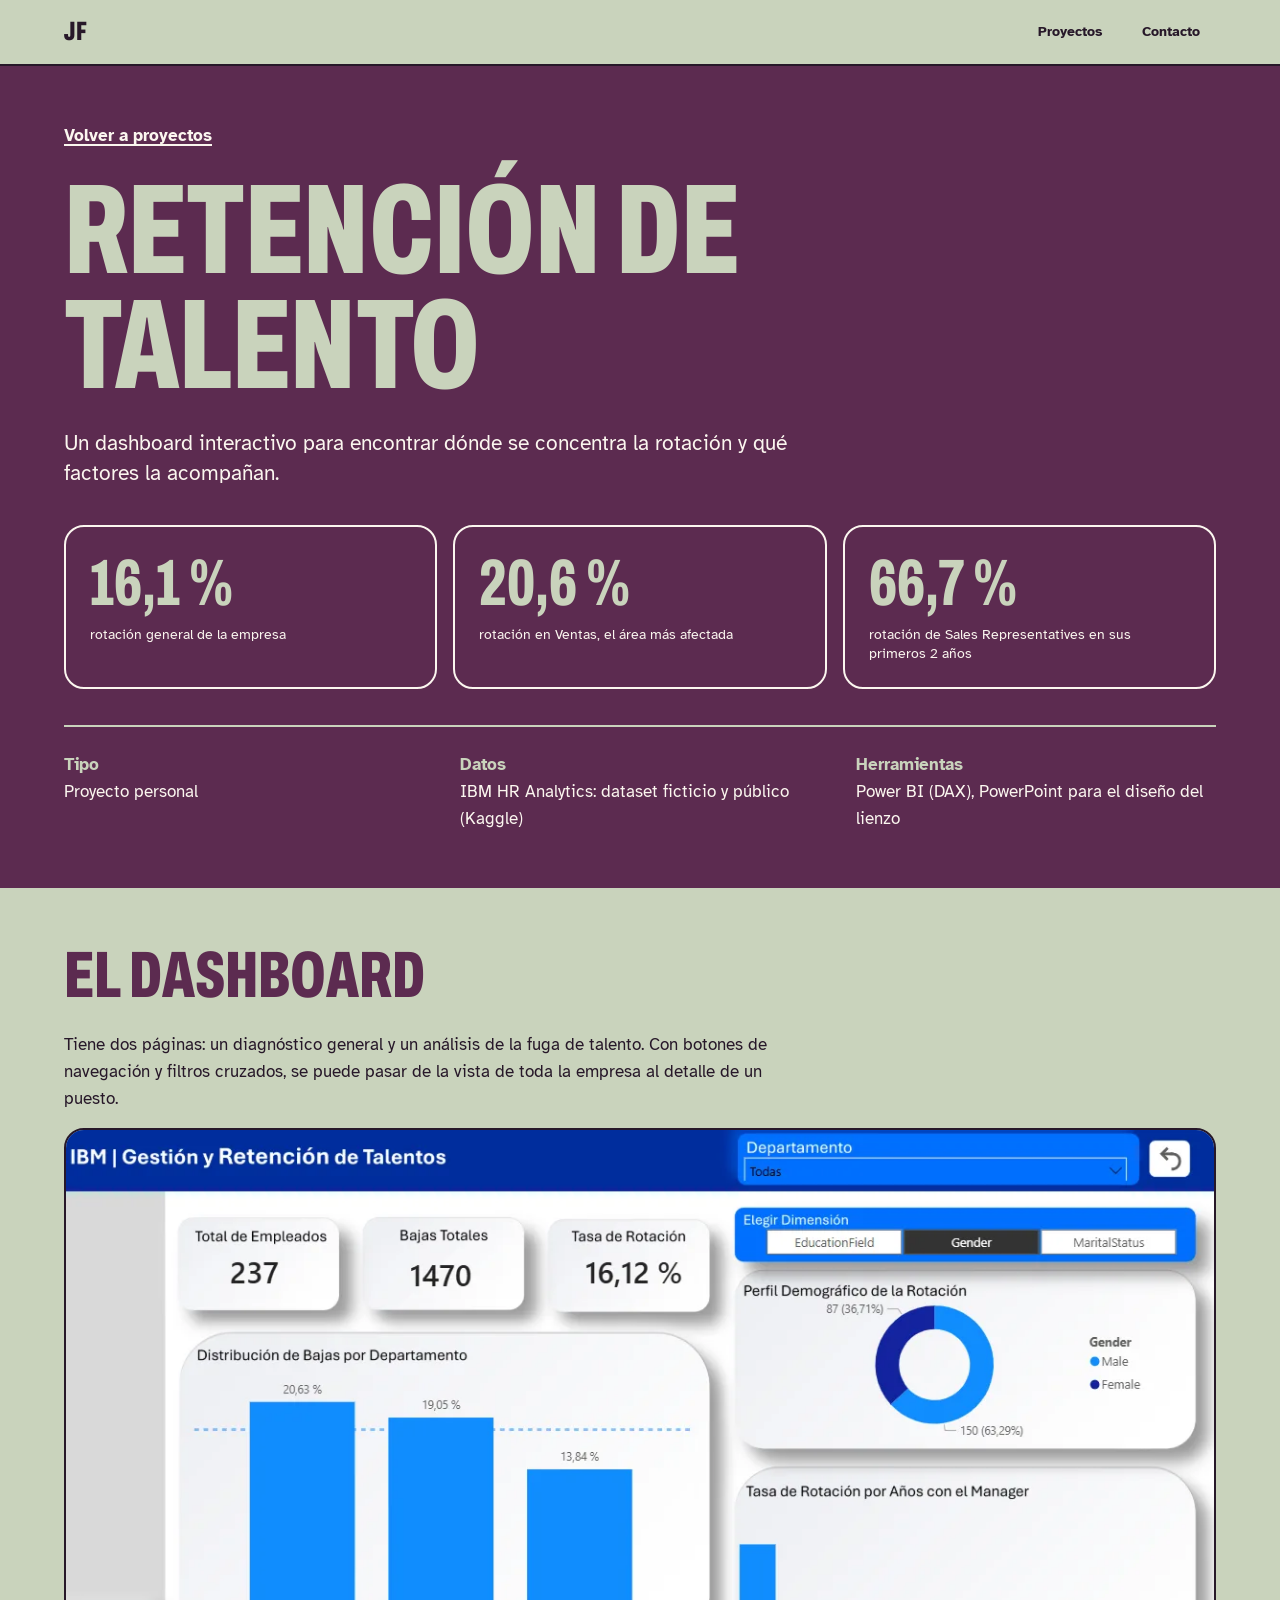
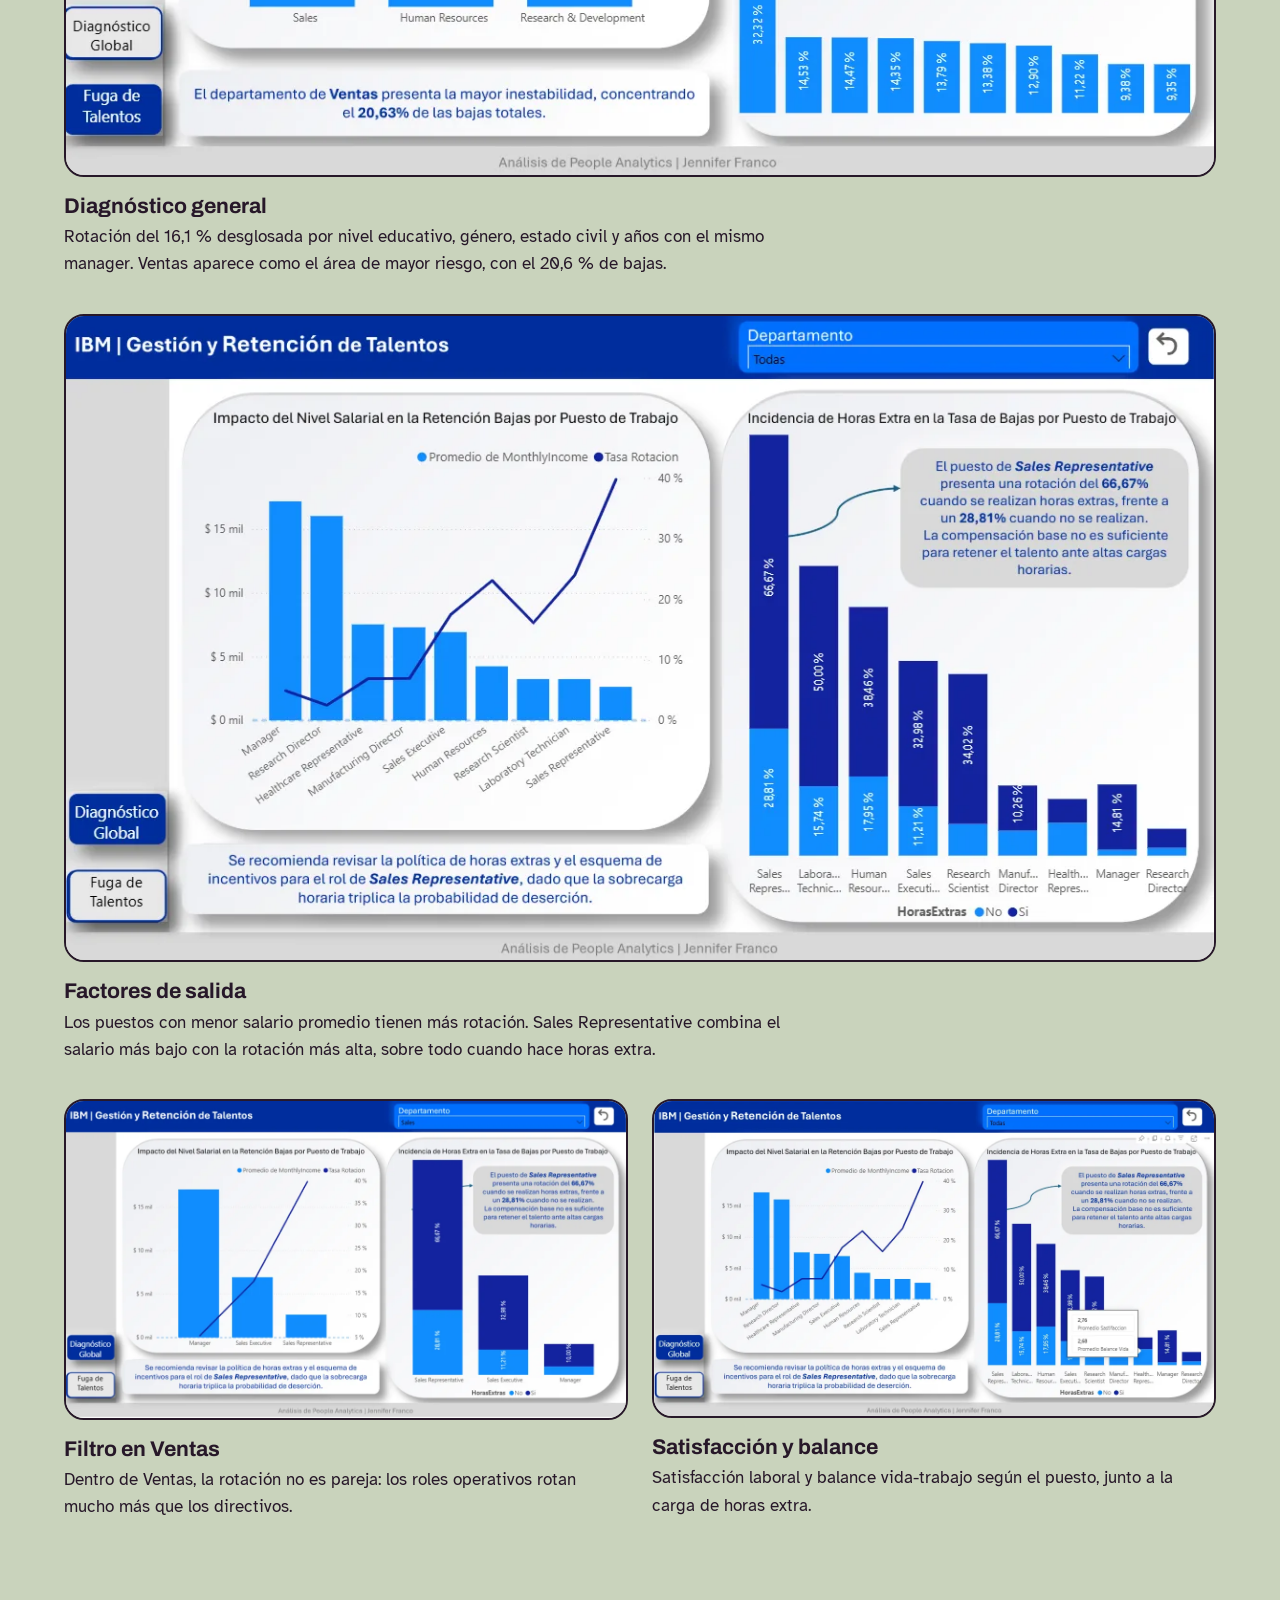
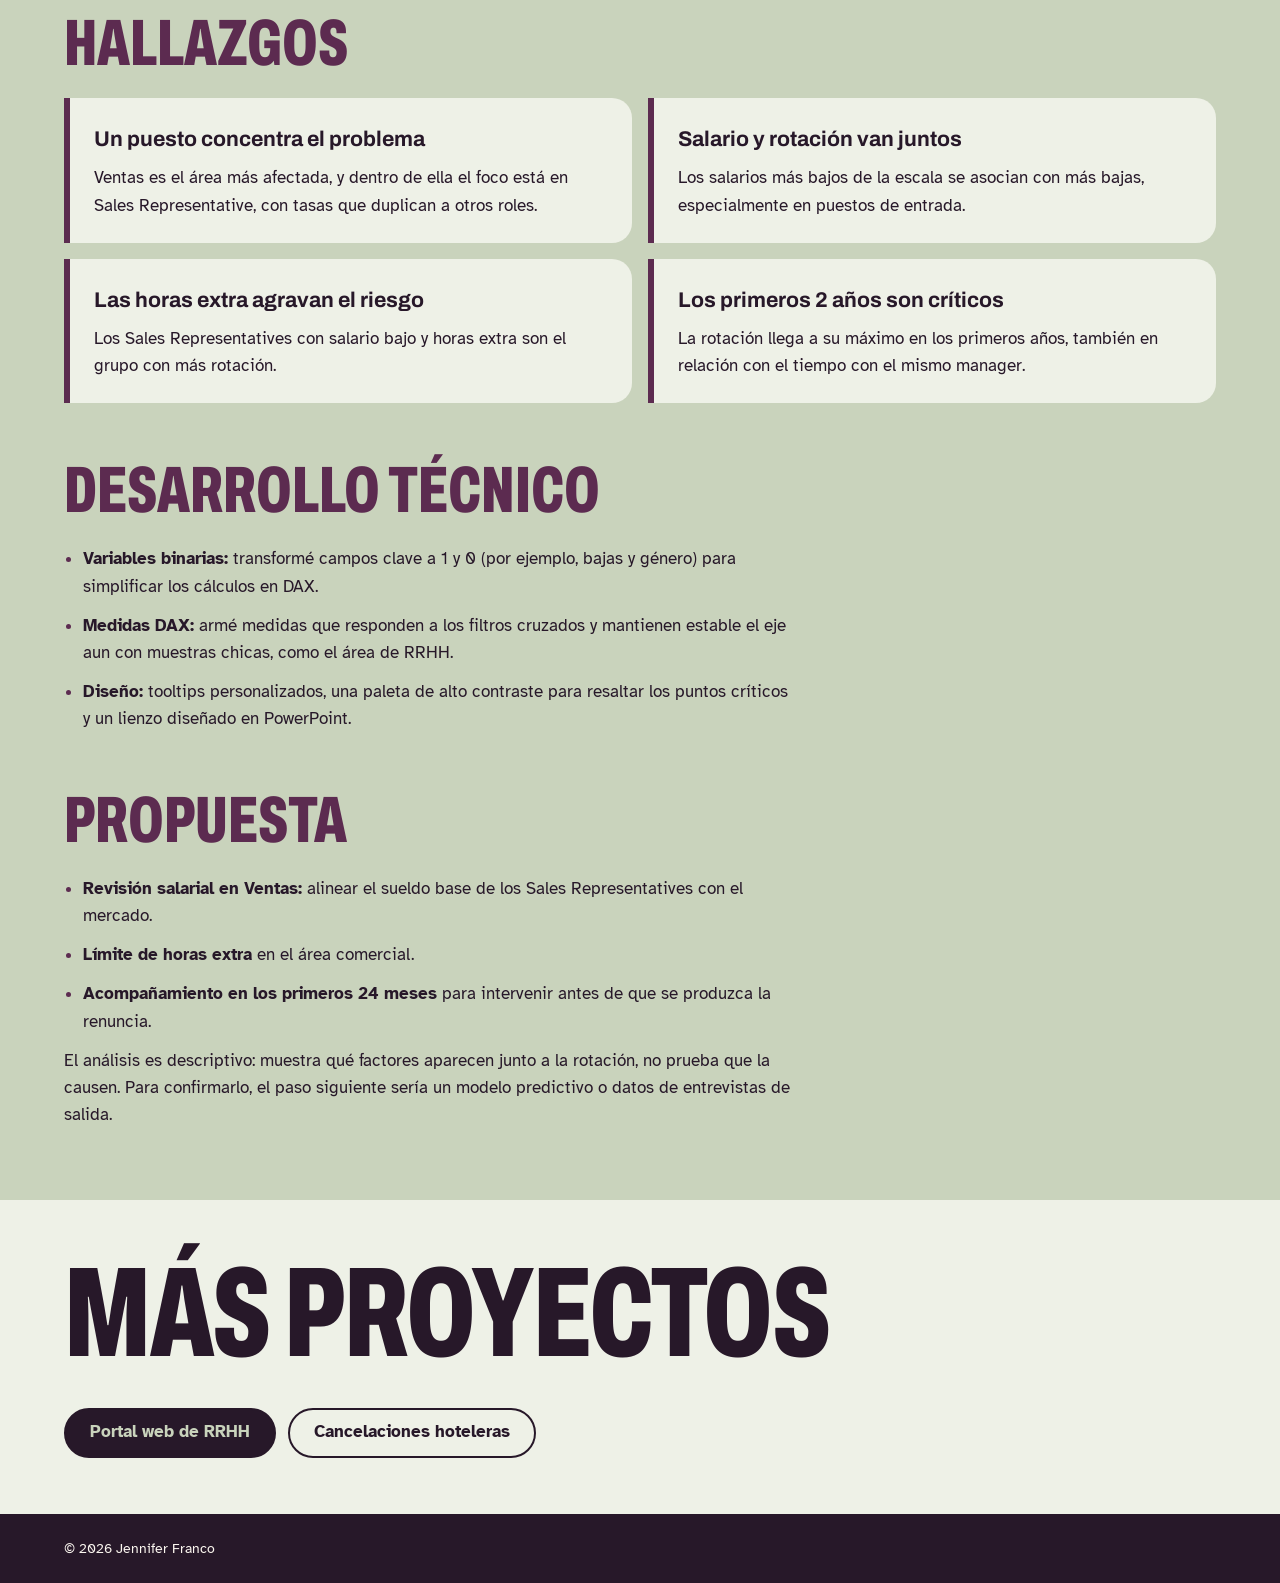
<file: proyecto-rrhh.html>
<!DOCTYPE html>
<html lang="es-AR">
<head>
  <meta charset="UTF-8">
  <meta name="viewport" content="width=device-width, initial-scale=1">
  <title>Retención de talento | Jennifer Franco</title>
  <meta name="description" content="Dashboard en Power BI sobre el dataset de IBM HR para identificar dónde se concentra la rotación.">
  <meta name="theme-color" content="#5C2B50">
  <link rel="icon" href="data:image/svg+xml,%3Csvg xmlns='http://www.w3.org/2000/svg' viewBox='0 0 64 64'%3E%3Crect width='64' height='64' rx='14' fill='%235C2B50'/%3E%3Ctext x='32' y='44' font-family='Arial' font-weight='800' font-size='30' fill='%23C9D3BC' text-anchor='middle'%3EJF%3C/text%3E%3C/svg%3E">
  <link rel="preconnect" href="https://fonts.googleapis.com">
  <link rel="preconnect" href="https://fonts.gstatic.com" crossorigin>
  <link rel="stylesheet" href="https://fonts.googleapis.com/css2?family=Archivo:wdth,wght@62..125,700..800&family=Atkinson+Hyperlegible:wght@400;700&display=swap">
  <link rel="stylesheet" href="./style/main.css">
</head>

<body>
  <a class="saltar" href="#contenido">Saltar al contenido</a>

  <header class="encabezado">
    <div class="contenedor encabezado__fila">
      <a class="marca" href="./index.html" aria-label="Jennifer Franco, inicio">JF</a>
      <nav class="nav" aria-label="Principal">
        <ul>
          <li><a href="./index.html#proyectos">Proyectos</a></li>
          <li><a href="./index.html#contacto">Contacto</a></li>
        </ul>
      </nav>
    </div>
  </header>

  <main id="contenido">
    <section class="caso-hero" aria-labelledby="titulo-caso">
      <div class="contenedor">
        <a class="caso-hero__volver" href="./index.html#proyectos">Volver a proyectos</a>
        <h1 id="titulo-caso" class="caso-hero__titulo">Retención de talento</h1>
        <p class="bajada">Un dashboard interactivo para encontrar dónde se concentra la rotación y qué factores la acompañan.</p>

        <ul class="cifras">
          <li class="cifra"><span class="cifra__valor">16,1 %</span><span class="cifra__texto">rotación general de la empresa</span></li>
          <li class="cifra"><span class="cifra__valor">20,6 %</span><span class="cifra__texto">rotación en Ventas, el área más afectada</span></li>
          <li class="cifra"><span class="cifra__valor">66,7 %</span><span class="cifra__texto">rotación de Sales Representatives en sus primeros 2 años</span></li>
        </ul>

        <dl class="ficha">
          <div><dt>Tipo</dt><dd>Proyecto personal</dd></div>
          <div><dt>Datos</dt><dd>IBM HR Analytics: dataset ficticio y público (Kaggle)</dd></div>
          <div><dt>Herramientas</dt><dd>Power BI (DAX), PowerPoint para el diseño del lienzo</dd></div>
        </dl>
      </div>
    </section>

    <div class="caso">
      <div class="contenedor">

        <section class="caso__seccion" aria-labelledby="h-dashboard">
          <h2 id="h-dashboard">El dashboard</h2>
          <p>Tiene dos páginas: un diagnóstico general y un análisis de la fuga de talento. Con botones de navegación y filtros cruzados, se puede pasar de la vista de toda la empresa al detalle de un puesto.</p>

          <figure class="figura">
            <img src="./assets/dashboard_ibm/diagnostico_general_ibm.webp" width="1198" height="673" loading="lazy" alt="Página de diagnóstico general: rotación por nivel educativo, género, estado civil y años con el mismo manager.">
            <figcaption><strong>Diagnóstico general</strong>Rotación del 16,1 % desglosada por nivel educativo, género, estado civil y años con el mismo manager. Ventas aparece como el área de mayor riesgo, con el 20,6 % de bajas.</figcaption>
          </figure>

          <figure class="figura">
            <img src="./assets/dashboard_ibm/fuga_talento_ibm.webp" width="1200" height="674" loading="lazy" alt="Página de fuga de talento: salario promedio, rotación por puesto e incidencia de horas extra.">
            <figcaption><strong>Factores de salida</strong>Los puestos con menor salario promedio tienen más rotación. Sales Representative combina el salario más bajo con la rotación más alta, sobre todo cuando hace horas extra.</figcaption>
          </figure>

          <div class="figuras">
            <figure class="figura">
              <img src="./assets/dashboard_ibm/fuga_talentos_filter_sales_ibm.webp" width="1199" height="678" loading="lazy" alt="Dashboard filtrado por el departamento de Ventas.">
              <figcaption><strong>Filtro en Ventas</strong>Dentro de Ventas, la rotación no es pareja: los roles operativos rotan mucho más que los directivos.</figcaption>
            </figure>
            <figure class="figura">
              <img src="./assets/dashboard_ibm/detalles_ibm.webp" width="1200" height="676" loading="lazy" alt="Detalle de satisfacción laboral y balance vida-trabajo según el puesto seleccionado.">
              <figcaption><strong>Satisfacción y balance</strong>Satisfacción laboral y balance vida-trabajo según el puesto, junto a la carga de horas extra.</figcaption>
            </figure>
          </div>
        </section>

        <section class="caso__seccion" aria-labelledby="h-hallazgos">
          <h2 id="h-hallazgos">Hallazgos</h2>
          <ul class="hallazgos">
            <li><strong>Un puesto concentra el problema</strong>Ventas es el área más afectada, y dentro de ella el foco está en Sales Representative, con tasas que duplican a otros roles.</li>
            <li><strong>Salario y rotación van juntos</strong>Los salarios más bajos de la escala se asocian con más bajas, especialmente en puestos de entrada.</li>
            <li><strong>Las horas extra agravan el riesgo</strong>Los Sales Representatives con salario bajo y horas extra son el grupo con más rotación.</li>
            <li><strong>Los primeros 2 años son críticos</strong>La rotación llega a su máximo en los primeros años, también en relación con el tiempo con el mismo manager.</li>
          </ul>
        </section>

        <section class="caso__seccion" aria-labelledby="h-tecnico">
          <h2 id="h-tecnico">Desarrollo técnico</h2>
          <ul class="lista">
            <li><strong>Variables binarias:</strong> transformé campos clave a 1 y 0 (por ejemplo, bajas y género) para simplificar los cálculos en DAX.</li>
            <li><strong>Medidas DAX:</strong> armé medidas que responden a los filtros cruzados y mantienen estable el eje aun con muestras chicas, como el área de RRHH.</li>
            <li><strong>Diseño:</strong> tooltips personalizados, una paleta de alto contraste para resaltar los puntos críticos y un lienzo diseñado en PowerPoint.</li>
          </ul>
        </section>

        <section class="caso__seccion" aria-labelledby="h-propuesta">
          <h2 id="h-propuesta">Propuesta</h2>
          <ul class="lista">
            <li><strong>Revisión salarial en Ventas:</strong> alinear el sueldo base de los Sales Representatives con el mercado.</li>
            <li><strong>Límite de horas extra</strong> en el área comercial.</li>
            <li><strong>Acompañamiento en los primeros 24 meses</strong> para intervenir antes de que se produzca la renuncia.</li>
          </ul>
          <p>El análisis es descriptivo: muestra qué factores aparecen junto a la rotación, no prueba que la causen. Para confirmarlo, el paso siguiente sería un modelo predictivo o datos de entrevistas de salida.</p>
        </section>
      </div>
    </div>

    <section class="cierre" aria-labelledby="h-cierre">
      <div class="contenedor">
        <h2 id="h-cierre" class="titulo-seccion">Más proyectos</h2>
        <div class="botones">
          <a class="boton boton--lleno" href="./proyecto-portal-rrhh.html">Portal web de RRHH</a>
          <a class="boton boton--borde" href="./proyecto-hotelero.html">Cancelaciones hoteleras</a>
        </div>
      </div>
    </section>
  </main>

  <footer class="pie">
    <div class="contenedor">
      <p>© 2026 Jennifer Franco</p>
    </div>
  </footer>
</body>
</html>
</file>
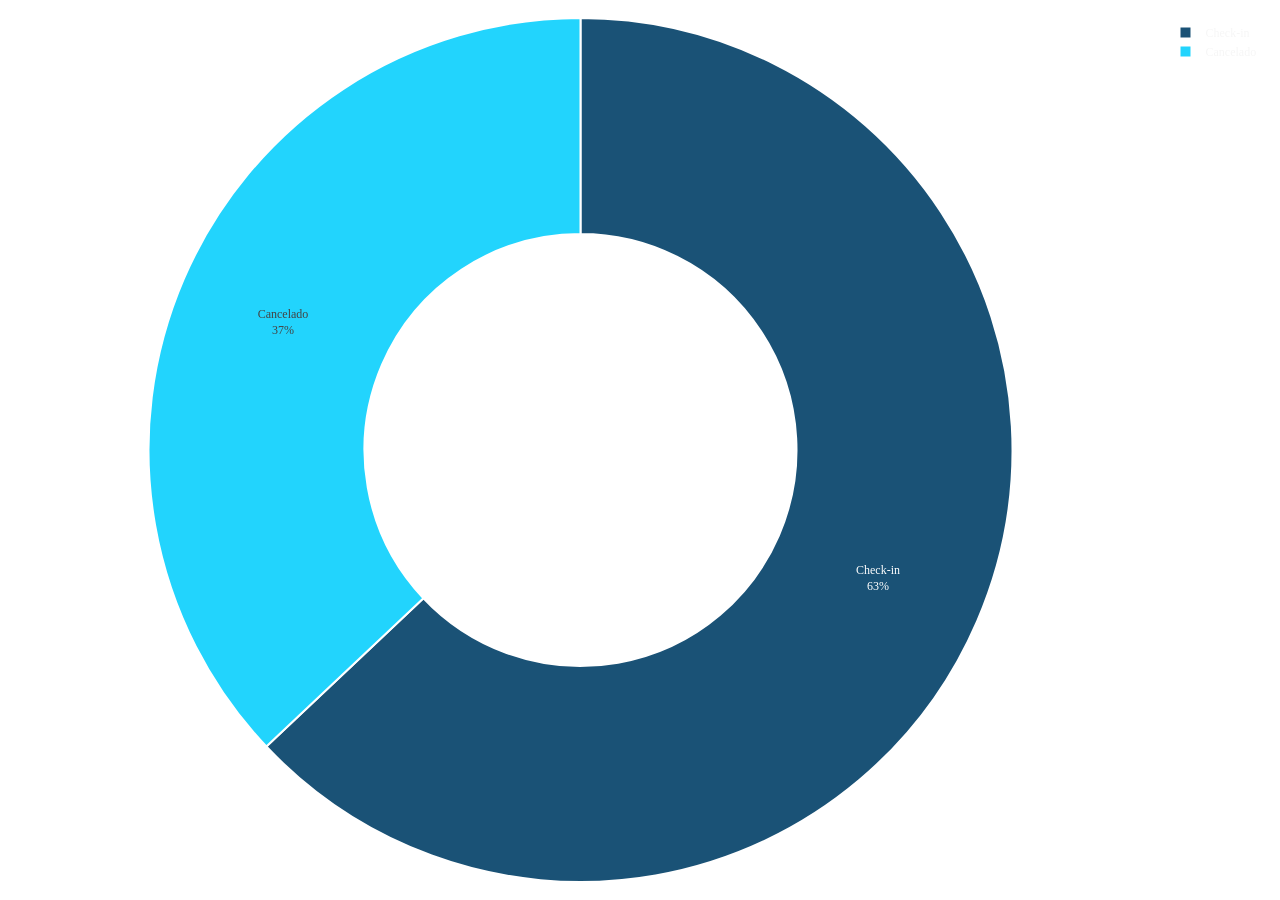
<file: assets/graficos_hotel/donas_cancelacion_total.html>
<html>
<head><meta charset="utf-8" /></head>
<body>
    <div>                        <script type="text/javascript">window.PlotlyConfig = {MathJaxConfig: 'local'};</script>
        <script charset="utf-8" src="https://cdn.plot.ly/plotly-2.35.2.min.js"></script>                <div id="99d43647-8f08-447c-bc29-714eca70ed35" class="plotly-graph-div" style="height:100%; width:100%;"></div>            <script type="text/javascript">                                    window.PLOTLYENV=window.PLOTLYENV || {};                                    if (document.getElementById("99d43647-8f08-447c-bc29-714eca70ed35")) {                    Plotly.newPlot(                        "99d43647-8f08-447c-bc29-714eca70ed35",                        [{"domain":{"x":[0.0,1.0],"y":[0.0,1.0]},"hole":0.5,"hovertemplate":"Estado=%{label}\u003cbr\u003eTotal=%{value}\u003cextra\u003e\u003c\u002fextra\u003e","labels":["Check-in","Cancelado"],"legendgroup":"","name":"","showlegend":true,"values":[75166,44224],"type":"pie","marker":{"line":{"color":"#FFFFFF","width":2}},"textinfo":"percent+label"}],                        {"template":{"data":{"histogram2dcontour":[{"type":"histogram2dcontour","colorbar":{"outlinewidth":0,"ticks":""},"colorscale":[[0.0,"#0d0887"],[0.1111111111111111,"#46039f"],[0.2222222222222222,"#7201a8"],[0.3333333333333333,"#9c179e"],[0.4444444444444444,"#bd3786"],[0.5555555555555556,"#d8576b"],[0.6666666666666666,"#ed7953"],[0.7777777777777778,"#fb9f3a"],[0.8888888888888888,"#fdca26"],[1.0,"#f0f921"]]}],"choropleth":[{"type":"choropleth","colorbar":{"outlinewidth":0,"ticks":""}}],"histogram2d":[{"type":"histogram2d","colorbar":{"outlinewidth":0,"ticks":""},"colorscale":[[0.0,"#0d0887"],[0.1111111111111111,"#46039f"],[0.2222222222222222,"#7201a8"],[0.3333333333333333,"#9c179e"],[0.4444444444444444,"#bd3786"],[0.5555555555555556,"#d8576b"],[0.6666666666666666,"#ed7953"],[0.7777777777777778,"#fb9f3a"],[0.8888888888888888,"#fdca26"],[1.0,"#f0f921"]]}],"heatmap":[{"type":"heatmap","colorbar":{"outlinewidth":0,"ticks":""},"colorscale":[[0.0,"#0d0887"],[0.1111111111111111,"#46039f"],[0.2222222222222222,"#7201a8"],[0.3333333333333333,"#9c179e"],[0.4444444444444444,"#bd3786"],[0.5555555555555556,"#d8576b"],[0.6666666666666666,"#ed7953"],[0.7777777777777778,"#fb9f3a"],[0.8888888888888888,"#fdca26"],[1.0,"#f0f921"]]}],"heatmapgl":[{"type":"heatmapgl","colorbar":{"outlinewidth":0,"ticks":""},"colorscale":[[0.0,"#0d0887"],[0.1111111111111111,"#46039f"],[0.2222222222222222,"#7201a8"],[0.3333333333333333,"#9c179e"],[0.4444444444444444,"#bd3786"],[0.5555555555555556,"#d8576b"],[0.6666666666666666,"#ed7953"],[0.7777777777777778,"#fb9f3a"],[0.8888888888888888,"#fdca26"],[1.0,"#f0f921"]]}],"contourcarpet":[{"type":"contourcarpet","colorbar":{"outlinewidth":0,"ticks":""}}],"contour":[{"type":"contour","colorbar":{"outlinewidth":0,"ticks":""},"colorscale":[[0.0,"#0d0887"],[0.1111111111111111,"#46039f"],[0.2222222222222222,"#7201a8"],[0.3333333333333333,"#9c179e"],[0.4444444444444444,"#bd3786"],[0.5555555555555556,"#d8576b"],[0.6666666666666666,"#ed7953"],[0.7777777777777778,"#fb9f3a"],[0.8888888888888888,"#fdca26"],[1.0,"#f0f921"]]}],"surface":[{"type":"surface","colorbar":{"outlinewidth":0,"ticks":""},"colorscale":[[0.0,"#0d0887"],[0.1111111111111111,"#46039f"],[0.2222222222222222,"#7201a8"],[0.3333333333333333,"#9c179e"],[0.4444444444444444,"#bd3786"],[0.5555555555555556,"#d8576b"],[0.6666666666666666,"#ed7953"],[0.7777777777777778,"#fb9f3a"],[0.8888888888888888,"#fdca26"],[1.0,"#f0f921"]]}],"mesh3d":[{"type":"mesh3d","colorbar":{"outlinewidth":0,"ticks":""}}],"scatter":[{"fillpattern":{"fillmode":"overlay","size":10,"solidity":0.2},"type":"scatter"}],"parcoords":[{"type":"parcoords","line":{"colorbar":{"outlinewidth":0,"ticks":""}}}],"scatterpolargl":[{"type":"scatterpolargl","marker":{"colorbar":{"outlinewidth":0,"ticks":""}}}],"bar":[{"error_x":{"color":"#2a3f5f"},"error_y":{"color":"#2a3f5f"},"marker":{"line":{"color":"white","width":0.5},"pattern":{"fillmode":"overlay","size":10,"solidity":0.2}},"type":"bar"}],"scattergeo":[{"type":"scattergeo","marker":{"colorbar":{"outlinewidth":0,"ticks":""}}}],"scatterpolar":[{"type":"scatterpolar","marker":{"colorbar":{"outlinewidth":0,"ticks":""}}}],"histogram":[{"marker":{"pattern":{"fillmode":"overlay","size":10,"solidity":0.2}},"type":"histogram"}],"scattergl":[{"type":"scattergl","marker":{"colorbar":{"outlinewidth":0,"ticks":""}}}],"scatter3d":[{"type":"scatter3d","line":{"colorbar":{"outlinewidth":0,"ticks":""}},"marker":{"colorbar":{"outlinewidth":0,"ticks":""}}}],"scattermapbox":[{"type":"scattermapbox","marker":{"colorbar":{"outlinewidth":0,"ticks":""}}}],"scatterternary":[{"type":"scatterternary","marker":{"colorbar":{"outlinewidth":0,"ticks":""}}}],"scattercarpet":[{"type":"scattercarpet","marker":{"colorbar":{"outlinewidth":0,"ticks":""}}}],"carpet":[{"aaxis":{"endlinecolor":"#2a3f5f","gridcolor":"#C8D4E3","linecolor":"#C8D4E3","minorgridcolor":"#C8D4E3","startlinecolor":"#2a3f5f"},"baxis":{"endlinecolor":"#2a3f5f","gridcolor":"#C8D4E3","linecolor":"#C8D4E3","minorgridcolor":"#C8D4E3","startlinecolor":"#2a3f5f"},"type":"carpet"}],"table":[{"cells":{"fill":{"color":"#EBF0F8"},"line":{"color":"white"}},"header":{"fill":{"color":"#C8D4E3"},"line":{"color":"white"}},"type":"table"}],"barpolar":[{"marker":{"line":{"color":"white","width":0.5},"pattern":{"fillmode":"overlay","size":10,"solidity":0.2}},"type":"barpolar"}],"pie":[{"automargin":true,"type":"pie"}]},"layout":{"autotypenumbers":"strict","colorway":["#1A5276","#22D4FD","#BDC3C7"],"font":{"color":"#2a3f5f","family":"Verdana"},"hovermode":"closest","hoverlabel":{"align":"left"},"paper_bgcolor":"white","plot_bgcolor":"white","polar":{"bgcolor":"white","angularaxis":{"gridcolor":"#EBF0F8","linecolor":"#EBF0F8","ticks":""},"radialaxis":{"gridcolor":"#EBF0F8","linecolor":"#EBF0F8","ticks":""}},"ternary":{"bgcolor":"white","aaxis":{"gridcolor":"#DFE8F3","linecolor":"#A2B1C6","ticks":""},"baxis":{"gridcolor":"#DFE8F3","linecolor":"#A2B1C6","ticks":""},"caxis":{"gridcolor":"#DFE8F3","linecolor":"#A2B1C6","ticks":""}},"coloraxis":{"colorbar":{"outlinewidth":0,"ticks":""}},"colorscale":{"sequential":[[0.0,"#0d0887"],[0.1111111111111111,"#46039f"],[0.2222222222222222,"#7201a8"],[0.3333333333333333,"#9c179e"],[0.4444444444444444,"#bd3786"],[0.5555555555555556,"#d8576b"],[0.6666666666666666,"#ed7953"],[0.7777777777777778,"#fb9f3a"],[0.8888888888888888,"#fdca26"],[1.0,"#f0f921"]],"sequentialminus":[[0.0,"#0d0887"],[0.1111111111111111,"#46039f"],[0.2222222222222222,"#7201a8"],[0.3333333333333333,"#9c179e"],[0.4444444444444444,"#bd3786"],[0.5555555555555556,"#d8576b"],[0.6666666666666666,"#ed7953"],[0.7777777777777778,"#fb9f3a"],[0.8888888888888888,"#fdca26"],[1.0,"#f0f921"]],"diverging":[[0,"#8e0152"],[0.1,"#c51b7d"],[0.2,"#de77ae"],[0.3,"#f1b6da"],[0.4,"#fde0ef"],[0.5,"#f7f7f7"],[0.6,"#e6f5d0"],[0.7,"#b8e186"],[0.8,"#7fbc41"],[0.9,"#4d9221"],[1,"#276419"]]},"xaxis":{"gridcolor":"#F2F4F4","linecolor":"#EBF0F8","ticks":"","title":{"standoff":15,"font":{"size":14}},"zerolinecolor":"#EBF0F8","automargin":true,"zerolinewidth":2},"yaxis":{"gridcolor":"#F2F4F4","linecolor":"#EBF0F8","ticks":"","title":{"standoff":15,"font":{"size":14}},"zerolinecolor":"#EBF0F8","automargin":true,"zerolinewidth":2},"scene":{"xaxis":{"backgroundcolor":"white","gridcolor":"#DFE8F3","linecolor":"#EBF0F8","showbackground":true,"ticks":"","zerolinecolor":"#EBF0F8","gridwidth":2},"yaxis":{"backgroundcolor":"white","gridcolor":"#DFE8F3","linecolor":"#EBF0F8","showbackground":true,"ticks":"","zerolinecolor":"#EBF0F8","gridwidth":2},"zaxis":{"backgroundcolor":"white","gridcolor":"#DFE8F3","linecolor":"#EBF0F8","showbackground":true,"ticks":"","zerolinecolor":"#EBF0F8","gridwidth":2}},"shapedefaults":{"line":{"color":"#2a3f5f"}},"annotationdefaults":{"arrowcolor":"#2a3f5f","arrowhead":0,"arrowwidth":1},"geo":{"bgcolor":"white","landcolor":"white","subunitcolor":"#C8D4E3","showland":true,"showlakes":true,"lakecolor":"white"},"title":{"x":0.05,"font":{"color":"#1B2631","size":22}},"mapbox":{"style":"light"}}},"legend":{"tracegroupgap":0},"title":{"text":""},"font":{"color":"#F6F6F6"},"margin":{"l":10,"r":10,"t":10,"b":10},"paper_bgcolor":"rgba(0,0,0,0)","plot_bgcolor":"rgba(0,0,0,0)","showlegend":true,"xaxis":{"title":{"text":""},"showgrid":false,"zeroline":false},"yaxis":{"title":{"text":""},"showgrid":true,"gridcolor":"#222","zeroline":false}},                        {"responsive": true}                    )                };                            </script>        </div>
</body>
</html>
</file>
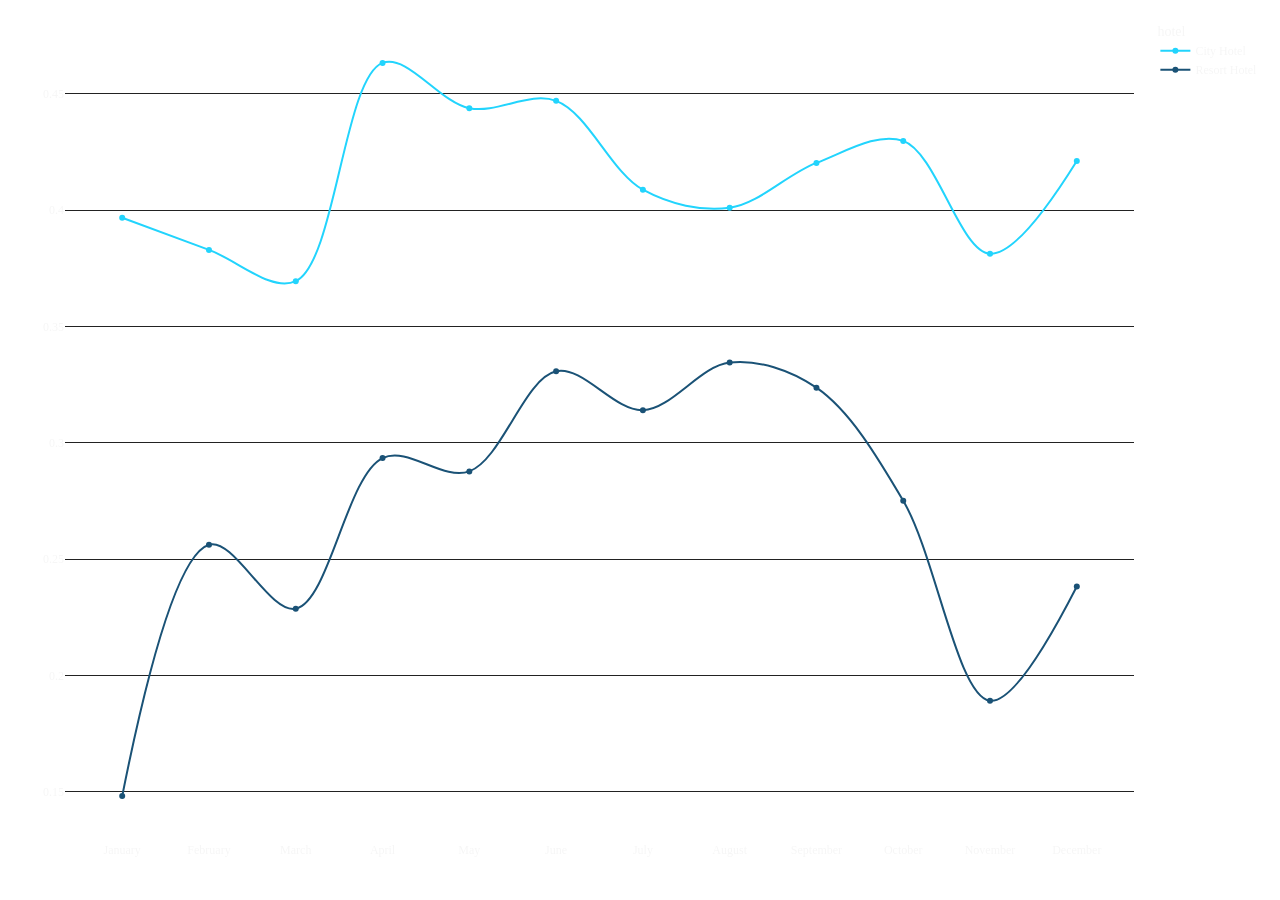
<file: assets/graficos_hotel/estacionalidad.html>
<html>
<head><meta charset="utf-8" /></head>
<body>
    <div>                        <script type="text/javascript">window.PlotlyConfig = {MathJaxConfig: 'local'};</script>
        <script charset="utf-8" src="https://cdn.plot.ly/plotly-2.35.2.min.js"></script>                <div id="4bb325cb-acdd-411a-b9ea-be809076e60f" class="plotly-graph-div" style="height:100%; width:100%;"></div>            <script type="text/javascript">                                    window.PLOTLYENV=window.PLOTLYENV || {};                                    if (document.getElementById("4bb325cb-acdd-411a-b9ea-be809076e60f")) {                    Plotly.newPlot(                        "4bb325cb-acdd-411a-b9ea-be809076e60f",                        [{"hovertemplate":"hotel=City Hotel\u003cbr\u003earrival_date_month=%{x}\u003cbr\u003eis_canceled=%{y}\u003cextra\u003e\u003c\u002fextra\u003e","legendgroup":"City Hotel","line":{"color":"#22D4FD","dash":"solid","shape":"spline"},"marker":{"symbol":"circle"},"mode":"lines+markers","name":"City Hotel","orientation":"v","showlegend":true,"x":["January","February","March","April","May","June","July","August","September","October","November","December"],"xaxis":"x","y":[0.3966809421841542,0.38288016112789525,0.36946423041189225,0.4632352941176471,0.44375607385811466,0.4469217126931847,0.40875370919881304,0.4009796281865746,0.42027027027027025,0.4297172912557528,0.3812256139545559,0.42110358180058083],"yaxis":"y","type":"scatter"},{"hovertemplate":"hotel=Resort Hotel\u003cbr\u003earrival_date_month=%{x}\u003cbr\u003eis_canceled=%{y}\u003cextra\u003e\u003c\u002fextra\u003e","legendgroup":"Resort Hotel","line":{"color":"#1A5276","dash":"solid","shape":"spline"},"marker":{"symbol":"circle"},"mode":"lines+markers","name":"Resort Hotel","orientation":"v","showlegend":true,"x":["January","February","March","April","May","June","July","August","September","October","November","December"],"xaxis":"x","y":[0.14819881440948474,0.25620367386400256,0.22871702637889688,0.29343308395677475,0.28772127001966846,0.3307060755336617,0.3140170566367811,0.3344912137310993,0.3236808236808237,0.2751054852320675,0.18916700861715224,0.23829305135951662],"yaxis":"y","type":"scatter"}],                        {"template":{"data":{"histogram2dcontour":[{"type":"histogram2dcontour","colorbar":{"outlinewidth":0,"ticks":""},"colorscale":[[0.0,"#0d0887"],[0.1111111111111111,"#46039f"],[0.2222222222222222,"#7201a8"],[0.3333333333333333,"#9c179e"],[0.4444444444444444,"#bd3786"],[0.5555555555555556,"#d8576b"],[0.6666666666666666,"#ed7953"],[0.7777777777777778,"#fb9f3a"],[0.8888888888888888,"#fdca26"],[1.0,"#f0f921"]]}],"choropleth":[{"type":"choropleth","colorbar":{"outlinewidth":0,"ticks":""}}],"histogram2d":[{"type":"histogram2d","colorbar":{"outlinewidth":0,"ticks":""},"colorscale":[[0.0,"#0d0887"],[0.1111111111111111,"#46039f"],[0.2222222222222222,"#7201a8"],[0.3333333333333333,"#9c179e"],[0.4444444444444444,"#bd3786"],[0.5555555555555556,"#d8576b"],[0.6666666666666666,"#ed7953"],[0.7777777777777778,"#fb9f3a"],[0.8888888888888888,"#fdca26"],[1.0,"#f0f921"]]}],"heatmap":[{"type":"heatmap","colorbar":{"outlinewidth":0,"ticks":""},"colorscale":[[0.0,"#0d0887"],[0.1111111111111111,"#46039f"],[0.2222222222222222,"#7201a8"],[0.3333333333333333,"#9c179e"],[0.4444444444444444,"#bd3786"],[0.5555555555555556,"#d8576b"],[0.6666666666666666,"#ed7953"],[0.7777777777777778,"#fb9f3a"],[0.8888888888888888,"#fdca26"],[1.0,"#f0f921"]]}],"heatmapgl":[{"type":"heatmapgl","colorbar":{"outlinewidth":0,"ticks":""},"colorscale":[[0.0,"#0d0887"],[0.1111111111111111,"#46039f"],[0.2222222222222222,"#7201a8"],[0.3333333333333333,"#9c179e"],[0.4444444444444444,"#bd3786"],[0.5555555555555556,"#d8576b"],[0.6666666666666666,"#ed7953"],[0.7777777777777778,"#fb9f3a"],[0.8888888888888888,"#fdca26"],[1.0,"#f0f921"]]}],"contourcarpet":[{"type":"contourcarpet","colorbar":{"outlinewidth":0,"ticks":""}}],"contour":[{"type":"contour","colorbar":{"outlinewidth":0,"ticks":""},"colorscale":[[0.0,"#0d0887"],[0.1111111111111111,"#46039f"],[0.2222222222222222,"#7201a8"],[0.3333333333333333,"#9c179e"],[0.4444444444444444,"#bd3786"],[0.5555555555555556,"#d8576b"],[0.6666666666666666,"#ed7953"],[0.7777777777777778,"#fb9f3a"],[0.8888888888888888,"#fdca26"],[1.0,"#f0f921"]]}],"surface":[{"type":"surface","colorbar":{"outlinewidth":0,"ticks":""},"colorscale":[[0.0,"#0d0887"],[0.1111111111111111,"#46039f"],[0.2222222222222222,"#7201a8"],[0.3333333333333333,"#9c179e"],[0.4444444444444444,"#bd3786"],[0.5555555555555556,"#d8576b"],[0.6666666666666666,"#ed7953"],[0.7777777777777778,"#fb9f3a"],[0.8888888888888888,"#fdca26"],[1.0,"#f0f921"]]}],"mesh3d":[{"type":"mesh3d","colorbar":{"outlinewidth":0,"ticks":""}}],"scatter":[{"fillpattern":{"fillmode":"overlay","size":10,"solidity":0.2},"type":"scatter"}],"parcoords":[{"type":"parcoords","line":{"colorbar":{"outlinewidth":0,"ticks":""}}}],"scatterpolargl":[{"type":"scatterpolargl","marker":{"colorbar":{"outlinewidth":0,"ticks":""}}}],"bar":[{"error_x":{"color":"#2a3f5f"},"error_y":{"color":"#2a3f5f"},"marker":{"line":{"color":"white","width":0.5},"pattern":{"fillmode":"overlay","size":10,"solidity":0.2}},"type":"bar"}],"scattergeo":[{"type":"scattergeo","marker":{"colorbar":{"outlinewidth":0,"ticks":""}}}],"scatterpolar":[{"type":"scatterpolar","marker":{"colorbar":{"outlinewidth":0,"ticks":""}}}],"histogram":[{"marker":{"pattern":{"fillmode":"overlay","size":10,"solidity":0.2}},"type":"histogram"}],"scattergl":[{"type":"scattergl","marker":{"colorbar":{"outlinewidth":0,"ticks":""}}}],"scatter3d":[{"type":"scatter3d","line":{"colorbar":{"outlinewidth":0,"ticks":""}},"marker":{"colorbar":{"outlinewidth":0,"ticks":""}}}],"scattermapbox":[{"type":"scattermapbox","marker":{"colorbar":{"outlinewidth":0,"ticks":""}}}],"scatterternary":[{"type":"scatterternary","marker":{"colorbar":{"outlinewidth":0,"ticks":""}}}],"scattercarpet":[{"type":"scattercarpet","marker":{"colorbar":{"outlinewidth":0,"ticks":""}}}],"carpet":[{"aaxis":{"endlinecolor":"#2a3f5f","gridcolor":"#C8D4E3","linecolor":"#C8D4E3","minorgridcolor":"#C8D4E3","startlinecolor":"#2a3f5f"},"baxis":{"endlinecolor":"#2a3f5f","gridcolor":"#C8D4E3","linecolor":"#C8D4E3","minorgridcolor":"#C8D4E3","startlinecolor":"#2a3f5f"},"type":"carpet"}],"table":[{"cells":{"fill":{"color":"#EBF0F8"},"line":{"color":"white"}},"header":{"fill":{"color":"#C8D4E3"},"line":{"color":"white"}},"type":"table"}],"barpolar":[{"marker":{"line":{"color":"white","width":0.5},"pattern":{"fillmode":"overlay","size":10,"solidity":0.2}},"type":"barpolar"}],"pie":[{"automargin":true,"type":"pie"}]},"layout":{"autotypenumbers":"strict","colorway":["#1A5276","#22D4FD","#BDC3C7"],"font":{"color":"#2a3f5f","family":"Verdana"},"hovermode":"closest","hoverlabel":{"align":"left"},"paper_bgcolor":"white","plot_bgcolor":"white","polar":{"bgcolor":"white","angularaxis":{"gridcolor":"#EBF0F8","linecolor":"#EBF0F8","ticks":""},"radialaxis":{"gridcolor":"#EBF0F8","linecolor":"#EBF0F8","ticks":""}},"ternary":{"bgcolor":"white","aaxis":{"gridcolor":"#DFE8F3","linecolor":"#A2B1C6","ticks":""},"baxis":{"gridcolor":"#DFE8F3","linecolor":"#A2B1C6","ticks":""},"caxis":{"gridcolor":"#DFE8F3","linecolor":"#A2B1C6","ticks":""}},"coloraxis":{"colorbar":{"outlinewidth":0,"ticks":""}},"colorscale":{"sequential":[[0.0,"#0d0887"],[0.1111111111111111,"#46039f"],[0.2222222222222222,"#7201a8"],[0.3333333333333333,"#9c179e"],[0.4444444444444444,"#bd3786"],[0.5555555555555556,"#d8576b"],[0.6666666666666666,"#ed7953"],[0.7777777777777778,"#fb9f3a"],[0.8888888888888888,"#fdca26"],[1.0,"#f0f921"]],"sequentialminus":[[0.0,"#0d0887"],[0.1111111111111111,"#46039f"],[0.2222222222222222,"#7201a8"],[0.3333333333333333,"#9c179e"],[0.4444444444444444,"#bd3786"],[0.5555555555555556,"#d8576b"],[0.6666666666666666,"#ed7953"],[0.7777777777777778,"#fb9f3a"],[0.8888888888888888,"#fdca26"],[1.0,"#f0f921"]],"diverging":[[0,"#8e0152"],[0.1,"#c51b7d"],[0.2,"#de77ae"],[0.3,"#f1b6da"],[0.4,"#fde0ef"],[0.5,"#f7f7f7"],[0.6,"#e6f5d0"],[0.7,"#b8e186"],[0.8,"#7fbc41"],[0.9,"#4d9221"],[1,"#276419"]]},"xaxis":{"gridcolor":"#F2F4F4","linecolor":"#EBF0F8","ticks":"","title":{"standoff":15,"font":{"size":14}},"zerolinecolor":"#EBF0F8","automargin":true,"zerolinewidth":2},"yaxis":{"gridcolor":"#F2F4F4","linecolor":"#EBF0F8","ticks":"","title":{"standoff":15,"font":{"size":14}},"zerolinecolor":"#EBF0F8","automargin":true,"zerolinewidth":2},"scene":{"xaxis":{"backgroundcolor":"white","gridcolor":"#DFE8F3","linecolor":"#EBF0F8","showbackground":true,"ticks":"","zerolinecolor":"#EBF0F8","gridwidth":2},"yaxis":{"backgroundcolor":"white","gridcolor":"#DFE8F3","linecolor":"#EBF0F8","showbackground":true,"ticks":"","zerolinecolor":"#EBF0F8","gridwidth":2},"zaxis":{"backgroundcolor":"white","gridcolor":"#DFE8F3","linecolor":"#EBF0F8","showbackground":true,"ticks":"","zerolinecolor":"#EBF0F8","gridwidth":2}},"shapedefaults":{"line":{"color":"#2a3f5f"}},"annotationdefaults":{"arrowcolor":"#2a3f5f","arrowhead":0,"arrowwidth":1},"geo":{"bgcolor":"white","landcolor":"white","subunitcolor":"#C8D4E3","showland":true,"showlakes":true,"lakecolor":"white"},"title":{"x":0.05,"font":{"color":"#1B2631","size":22}},"mapbox":{"style":"light"}}},"xaxis":{"anchor":"y","domain":[0.0,1.0],"title":{"text":""},"showgrid":false,"zeroline":false},"yaxis":{"anchor":"x","domain":[0.0,1.0],"title":{"text":""},"showgrid":true,"gridcolor":"#222","zeroline":false},"legend":{"title":{"text":"hotel"},"tracegroupgap":0},"title":{"text":""},"font":{"color":"#F6F6F6"},"paper_bgcolor":"rgba(0,0,0,0)","plot_bgcolor":"rgba(0,0,0,0)","margin":{"l":10,"r":10,"t":10,"b":10},"showlegend":true},                        {"responsive": true}                    )                };                            </script>        </div>
</body>
</html>
</file>
<file: style/main.css>
/* ==========================================================
   Portfolio Jennifer Franco — hoja de estilos única
   1. Tokens  2. Base  3. Layout  4. Componentes  5. Páginas de caso
   ========================================================== */

/* 1. Tokens ------------------------------------------------ */
:root {
  /* Color: verde salvia y ciruela */
  --fondo: #C9D3BC;
  --fondo-claro: #EEF1E7;
  --acento: #5C2B50;
  --acento-profundo: #4A2241;
  --tinta: #271829;
  --crema: #FBF6EF;
  --blanco: #FFFFFF;

  /* Tipografía: escala modular 1,25 (tercera mayor) */
  --font-display: "Archivo", "Arial Narrow", "Helvetica Neue", Arial, sans-serif;
  --font-texto: "Atkinson Hyperlegible", "Segoe UI", Roboto, Arial, sans-serif;
  --paso--1: 0.85rem;
  --paso-0: 1.0625rem;
  --paso-1: 1.33rem;
  --paso-2: 1.66rem;
  --paso-3: clamp(1.8rem, 1.4rem + 1.6vw, 2.6rem);
  --paso-4: clamp(2.4rem, 1.6rem + 3.5vw, 4.1rem);
  --paso-5: clamp(3.4rem, 1.8rem + 8vw, 8rem);
  --paso-gigante: clamp(4.2rem, 1rem + 17vw, 15.5rem);

  /* Espaciado (misma escala) */
  --esp-1: 0.5rem;
  --esp-2: 0.75rem;
  --esp-3: 1rem;
  --esp-4: 1.5rem;
  --esp-5: 2.25rem;
  --esp-6: 3.5rem;
  --esp-7: 5.5rem;

  --ancho: 72rem;
  --medida: 66ch;
  --radio-pildora: 999px;
  --radio-marco: 1.25rem;
}

/* 2. Base -------------------------------------------------- */
*, *::before, *::after { box-sizing: border-box; }

html {
  -webkit-text-size-adjust: 100%;
  scroll-behavior: smooth;
  scroll-padding-top: 5rem;
}

body {
  overflow-x: clip;
  margin: 0;
  font-family: var(--font-texto);
  font-size: var(--paso-0);
  line-height: 1.6;
  color: var(--tinta);
  background: var(--fondo);
}

img, svg, iframe { display: block; max-width: 100%; }
img { height: auto; }

h1, h2, h3 { margin: 0; line-height: 1.05; }
p { margin: 0 0 var(--esp-3); max-width: var(--medida); }
ul, ol { margin: 0; padding: 0; }

a { color: inherit; text-underline-offset: 0.2em; text-decoration-thickness: 2px; }

:focus-visible {
  outline: 3px solid var(--tinta);
  outline-offset: 3px;
  border-radius: 4px;
}
.banda--acento :focus-visible,
.caso-hero :focus-visible { outline-color: var(--fondo); }

.visually-hidden {
  position: absolute !important;
  width: 1px; height: 1px;
  overflow: hidden;
  clip: rect(0 0 0 0);
  white-space: nowrap;
}

.saltar {
  position: absolute;
  left: var(--esp-3);
  top: -4rem;
  z-index: 100;
  padding: var(--esp-2) var(--esp-4);
  background: var(--tinta);
  color: var(--crema);
  border-radius: var(--radio-pildora);
  font-weight: 700;
}
.saltar:focus { top: var(--esp-3); }

@media (prefers-reduced-motion: reduce) {
  html { scroll-behavior: auto; }
  *, *::before, *::after { transition: none !important; animation: none !important; }
}

/* 3. Layout ------------------------------------------------ */
.contenedor {
  width: min(100% - 2.5rem, var(--ancho));
  margin-inline: auto;
}

.banda { padding-block: var(--esp-7); }
.banda--fondo { background: var(--fondo); color: var(--tinta); }
.banda--clara { background: var(--fondo-claro); color: var(--tinta); }
.banda--acento { background: var(--acento); color: var(--crema); }

.titulo-seccion {
  font-family: var(--font-display);
  font-stretch: 62.5%;
  font-weight: 800;
  font-size: var(--paso-5);
  line-height: 0.9;
  text-transform: uppercase;
  letter-spacing: -0.01em;
  margin-bottom: var(--esp-5);
}
.banda--acento .titulo-seccion { color: var(--fondo); }

.bajada {
  font-size: var(--paso-1);
  line-height: 1.45;
  max-width: 40ch;
}

/* Encabezado y navegación */
.encabezado {
  position: sticky;
  top: 0;
  z-index: 50;
  background: var(--fondo);
  border-bottom: 2px solid var(--tinta);
}
.encabezado__fila {
  display: flex;
  align-items: center;
  justify-content: space-between;
  gap: var(--esp-4);
  min-height: 4rem;
}
.marca {
  font-family: var(--font-display);
  font-stretch: 62.5%;
  font-weight: 800;
  font-size: var(--paso-2);
  text-decoration: none;
  letter-spacing: 0.02em;
}
.nav ul {
  list-style: none;
  display: flex;
  gap: var(--esp-1);
  overflow-x: auto;
  scrollbar-width: none;
}
.nav a {
  display: inline-block;
  padding: var(--esp-1) var(--esp-3);
  font-weight: 700;
  font-size: var(--paso--1);
  text-decoration: none;
  white-space: nowrap;
  border-radius: var(--radio-pildora);
}
.nav a:hover { background: var(--tinta); color: var(--fondo); }
.nav a[aria-current="page"] { background: var(--tinta); color: var(--fondo); }

@media (max-width: 40rem) {
  .encabezado__fila { flex-direction: column; align-items: flex-start; gap: 0; padding-block: var(--esp-1); }
  .nav { width: 100%; }
  .nav a { padding-inline: var(--esp-2); }
}

/* 4. Componentes ------------------------------------------- */

/* Botones */
.botones { display: flex; flex-wrap: wrap; gap: var(--esp-2); }
.boton {
  display: inline-flex;
  align-items: center;
  gap: var(--esp-1);
  padding: 0.8rem 1.5rem;
  border: 2px solid var(--tinta);
  border-radius: var(--radio-pildora);
  font-weight: 700;
  text-decoration: none;
  line-height: 1.2;
  transition: background-color 0.15s, color 0.15s;
}
.boton--lleno { background: var(--tinta); color: var(--fondo); }
.boton--lleno:hover { background: var(--acento); border-color: var(--acento); color: var(--crema); }
.boton--borde { background: transparent; color: var(--tinta); }
.boton--borde:hover { background: var(--tinta); color: var(--fondo); }
.banda--acento .boton--lleno,
.caso-hero .boton--lleno { background: var(--fondo); border-color: var(--fondo); color: var(--tinta); }
.banda--acento .boton--lleno:hover,
.caso-hero .boton--lleno:hover { background: var(--crema); border-color: var(--crema); }
.banda--acento .boton--borde,
.caso-hero .boton--borde { border-color: var(--fondo); color: var(--fondo); }
.banda--acento .boton--borde:hover,
.caso-hero .boton--borde:hover { background: var(--fondo); color: var(--tinta); }

/* Hero */
.hero { padding-block: var(--esp-6) var(--esp-7); overflow: hidden; }
.hero__grilla {
  display: grid;
  grid-template-columns: 1fr;
  gap: var(--esp-5);
  align-items: end;
}
.hero__nombre {
  font-family: var(--font-display);
  font-stretch: 62.5%;
  font-weight: 800;
  font-size: var(--paso-gigante);
  line-height: 0.82;
  letter-spacing: -0.02em;
  text-transform: uppercase;
  color: var(--acento);
}
.hero__nombre span { display: block; }
.hero__rol {
  font-family: var(--font-display);
  font-weight: 700;
  font-size: var(--paso-2);
  line-height: 1.15;
  margin-bottom: var(--esp-3);
}
.hero__texto { font-size: var(--paso-1); line-height: 1.45; max-width: 36ch; margin-bottom: var(--esp-4); }
.hero__foto {
  position: relative;
  width: min(100%, 22rem);
  border: 3px solid var(--tinta);
  border-radius: var(--radio-marco);
  overflow: hidden;
  background: var(--acento);
  box-shadow: 10px 10px 0 var(--acento);
}
.hero__foto img { width: 100%; aspect-ratio: 3 / 4; object-fit: cover; }

@media (min-width: 52rem) {
  .hero__grilla { grid-template-columns: 1.4fr 1fr; grid-template-rows: auto auto; row-gap: var(--esp-4); }
  .hero__nombre { grid-column: 1 / -1; grid-row: 1; position: relative; z-index: 0; }
  .hero__grilla > div:not(.hero__foto) { grid-column: 1; grid-row: 2; align-self: end; }
  .hero__foto { grid-column: 2; grid-row: 1 / span 2; justify-self: end; align-self: end; position: relative; z-index: 1; }
}

/* Cifras */
.cifras {
  list-style: none;
  display: grid;
  grid-template-columns: repeat(auto-fit, minmax(12rem, 1fr));
  gap: var(--esp-3);
  margin-top: var(--esp-5);
}
.cifra {
  padding: var(--esp-4);
  border: 2px solid currentColor;
  border-radius: var(--radio-marco);
}
.cifra__valor {
  display: block;
  font-family: var(--font-display);
  font-stretch: 62.5%;
  font-weight: 800;
  font-size: var(--paso-4);
  line-height: 1;
  margin-bottom: var(--esp-1);
}
.banda--acento .cifra__valor,
.caso-hero .cifra__valor { color: var(--fondo); }
.cifra__texto { font-size: var(--paso--1); line-height: 1.4; display: block; }

/* Sobre mí */
.sobre {
  display: grid;
  gap: var(--esp-5);
}
.sobre__texto p { font-size: var(--paso-1); line-height: 1.5; }
@media (min-width: 52rem) {
  .sobre { grid-template-columns: 1fr 1fr; align-items: start; }
}

/* Áreas (pastillas) */
.areas {
  display: grid;
  gap: var(--esp-5);
}
.pastillas { list-style: none; display: grid; gap: var(--esp-2); }
.pastilla {
  display: flex;
  align-items: center;
  gap: var(--esp-3);
  padding: var(--esp-3) var(--esp-4);
  background: var(--acento);
  color: var(--crema);
  border-radius: var(--radio-pildora);
  font-family: var(--font-display);
  font-weight: 700;
  font-size: var(--paso-1);
  line-height: 1.2;
}
.pastilla svg { flex: none; width: 1.5rem; height: 1.5rem; color: var(--fondo); }
.areas__texto p { font-size: var(--paso-1); line-height: 1.5; }
@media (min-width: 52rem) {
  .areas { grid-template-columns: 1fr 1.2fr; align-items: center; }
}

/* Proceso */
.proceso { list-style: none; display: grid; gap: var(--esp-3); counter-reset: paso; }
.proceso__paso {
  display: grid;
  grid-template-columns: auto 1fr;
  gap: var(--esp-2) var(--esp-4);
  align-items: start;
  padding: var(--esp-4);
  background: var(--fondo-claro);
  border: 2px solid var(--tinta);
  border-radius: var(--radio-marco);
}
.proceso__numero {
  display: grid;
  place-items: center;
  width: 3rem;
  height: 3rem;
  border-radius: 50%;
  background: var(--tinta);
  color: var(--fondo);
  font-family: var(--font-display);
  font-weight: 800;
  font-size: var(--paso-1);
}
.proceso__paso h3 {
  font-family: var(--font-display);
  font-weight: 800;
  font-size: var(--paso-2);
  margin-bottom: var(--esp-1);
}
.proceso__paso p { margin: 0; }
@media (min-width: 52rem) {
  .proceso { grid-template-columns: repeat(4, 1fr); }
  .proceso__paso { grid-template-columns: 1fr; }
}

/* Proyectos */
.destacado {
  display: grid;
  gap: var(--esp-5);
  padding: var(--esp-5);
  background: var(--fondo-claro);
  color: var(--tinta);
  border-radius: var(--radio-marco);
  margin-bottom: var(--esp-5);
}
.destacado__titulo {
  font-family: var(--font-display);
  font-stretch: 62.5%;
  font-weight: 800;
  font-size: var(--paso-4);
  line-height: 0.95;
  text-transform: uppercase;
  color: var(--acento);
  margin-bottom: var(--esp-3);
}
.destacado__resultado {
  display: flex;
  flex-wrap: wrap;
  align-items: baseline;
  gap: var(--esp-1) var(--esp-3);
  margin-block: var(--esp-4);
  padding-block: var(--esp-3);
  border-block: 2px solid var(--tinta);
}
.destacado__resultado strong {
  font-family: var(--font-display);
  font-stretch: 62.5%;
  font-weight: 800;
  font-size: var(--paso-4);
  line-height: 1;
}
.destacado__resultado span { font-size: var(--paso--1); max-width: 22ch; line-height: 1.4; }
@media (min-width: 60rem) {
  .destacado { grid-template-columns: 1fr 1.15fr; align-items: center; }
}

.tarjetas { display: grid; gap: var(--esp-4); }
@media (min-width: 46rem) { .tarjetas { grid-template-columns: 1fr 1fr; } }
.tarjeta {
  display: flex;
  flex-direction: column;
  background: var(--fondo-claro);
  color: var(--tinta);
  border-radius: var(--radio-marco);
  overflow: hidden;
}
.tarjeta__visual {
  aspect-ratio: 16 / 9;
  background: var(--fondo);
  border-bottom: 2px solid var(--tinta);
}
.tarjeta__visual img { width: 100%; height: 100%; object-fit: cover; object-position: top left; }
.tarjeta__visual--cifra {
  display: grid;
  place-content: center;
  text-align: center;
  padding: var(--esp-4);
}
.tarjeta__visual--cifra strong {
  font-family: var(--font-display);
  font-stretch: 62.5%;
  font-weight: 800;
  font-size: clamp(4rem, 2rem + 8vw, 7rem);
  line-height: 0.9;
  color: var(--acento);
}
.tarjeta__cuerpo { padding: var(--esp-4); display: flex; flex-direction: column; gap: var(--esp-2); flex: 1; }
.tarjeta__titulo { font-family: var(--font-display); font-weight: 800; font-size: var(--paso-2); line-height: 1.1; }
.tarjeta__cuerpo p { margin: 0; }
.etiquetas { list-style: none; display: flex; flex-wrap: wrap; gap: var(--esp-1); }
.etiquetas li {
  padding: 0.2rem 0.7rem;
  border: 1.5px solid currentColor;
  border-radius: var(--radio-pildora);
  font-size: var(--paso--1);
  font-weight: 700;
}
.tarjeta .boton { align-self: flex-start; margin-top: auto; }

/* Herramientas */
.herramientas { display: grid; gap: var(--esp-5); }
@media (min-width: 52rem) { .herramientas { grid-template-columns: repeat(3, 1fr); } }
.herramientas h3 {
  font-family: var(--font-display);
  font-weight: 800;
  font-size: var(--paso-2);
  margin-bottom: var(--esp-3);
  padding-bottom: var(--esp-2);
  border-bottom: 2px solid var(--tinta);
}
.herramientas .etiquetas li { font-size: var(--paso-0); padding: 0.35rem 0.9rem; background: var(--fondo-claro); }

/* Contacto */
.contacto__titulo {
  font-family: var(--font-display);
  font-stretch: 62.5%;
  font-weight: 800;
  font-size: var(--paso-gigante);
  line-height: 0.85;
  text-transform: uppercase;
  color: var(--fondo);
  margin-bottom: var(--esp-4);
}
.contacto__mail {
  display: inline-block;
  font-family: var(--font-display);
  font-weight: 700;
  font-size: var(--paso-3);
  word-break: break-word;
  margin-bottom: var(--esp-5);
}

/* Pie */
.pie { background: var(--tinta); color: var(--crema); padding-block: var(--esp-4); font-size: var(--paso--1); }
.pie p { margin: 0; max-width: none; }

/* Maqueta del portal (datos ficticios) */
.maqueta {
  background: var(--blanco);
  color: var(--tinta);
  border: 2px solid var(--tinta);
  border-radius: var(--radio-marco);
  overflow: hidden;
  font-size: var(--paso--1);
  box-shadow: 10px 10px 0 var(--acento);
}
.maqueta__barra {
  display: flex;
  align-items: center;
  justify-content: space-between;
  gap: var(--esp-2);
  padding: var(--esp-2) var(--esp-3);
  background: var(--tinta);
  color: var(--crema);
  font-weight: 700;
}
.maqueta__aviso {
  padding: 0.1rem 0.6rem;
  border-radius: var(--radio-pildora);
  background: var(--fondo);
  color: var(--tinta);
  font-size: 0.75rem;
}
.maqueta__cuerpo { display: grid; grid-template-columns: 8.5rem 1fr; min-height: 17rem; }
.maqueta__menu { list-style: none; padding: var(--esp-2); background: var(--fondo-claro); display: grid; align-content: start; gap: 0.25rem; }
.maqueta__menu li { padding: 0.35rem 0.6rem; border-radius: 0.5rem; }
.maqueta__menu li[aria-current] { background: var(--acento); color: var(--crema); font-weight: 700; }
.maqueta__panel { padding: var(--esp-3); display: grid; gap: var(--esp-3); align-content: start; }
.maqueta__kpis { display: grid; grid-template-columns: repeat(3, 1fr); gap: var(--esp-1); }
.maqueta__kpi { padding: var(--esp-2); border: 1.5px solid #D9DFCF; border-radius: 0.6rem; }
.maqueta__kpi b { display: block; font-family: var(--font-display); font-size: var(--paso-2); line-height: 1.1; }
.maqueta__grafico { margin: 0; }
.maqueta__grafico figcaption { font-weight: 700; margin-bottom: var(--esp-1); }
.barras { list-style: none; display: grid; gap: 0.35rem; }
.barras li { display: grid; grid-template-columns: 6.6rem 1fr 2.6rem; align-items: center; gap: var(--esp-1); }
.barras__pista { height: 0.75rem; background: var(--fondo-claro); border-radius: var(--radio-pildora); overflow: hidden; }
.barras__relleno { display: block; height: 100%; width: var(--valor); background: var(--acento); border-radius: inherit; }
.barras li > span:last-child { text-align: right; font-variant-numeric: tabular-nums; }
@media (max-width: 30rem) {
  .maqueta__cuerpo { grid-template-columns: 1fr; }
  .maqueta__menu { display: flex; overflow-x: auto; }
  .maqueta__menu li { white-space: nowrap; }
}

/* 5. Páginas de caso --------------------------------------- */
.caso-hero { background: var(--acento); color: var(--crema); padding-block: var(--esp-6); }
.caso-hero__volver { display: inline-block; margin-bottom: var(--esp-4); font-weight: 700; }
.caso-hero__titulo {
  font-family: var(--font-display);
  font-stretch: 62.5%;
  font-weight: 800;
  font-size: var(--paso-5);
  line-height: 0.9;
  text-transform: uppercase;
  color: var(--fondo);
  margin-bottom: var(--esp-4);
  max-width: 18ch;
}
.caso-hero .bajada { max-width: 52ch; }
.ficha {
  display: grid;
  grid-template-columns: repeat(auto-fit, minmax(13rem, 1fr));
  gap: var(--esp-3) var(--esp-5);
  margin: var(--esp-5) 0 0;
  padding-top: var(--esp-4);
  border-top: 2px solid var(--fondo);
}
.ficha dt { font-weight: 700; color: var(--fondo); }
.ficha dd { margin: 0; }

.caso { padding-block: var(--esp-6); }
.caso__seccion { margin-bottom: var(--esp-6); }
.caso__seccion:last-child { margin-bottom: 0; }
.caso h2 {
  font-family: var(--font-display);
  font-stretch: 62.5%;
  font-weight: 800;
  font-size: var(--paso-4);
  line-height: 0.95;
  text-transform: uppercase;
  color: var(--acento);
  margin-bottom: var(--esp-4);
}
.caso h3 {
  font-family: var(--font-display);
  font-weight: 800;
  font-size: var(--paso-2);
  line-height: 1.15;
  margin: var(--esp-4) 0 var(--esp-2);
}
.lista { padding-left: 1.2rem; max-width: var(--medida); }
.lista li { margin-bottom: var(--esp-2); }
.lista li::marker { color: var(--acento); }

.hallazgos { list-style: none; display: grid; gap: var(--esp-3); }
@media (min-width: 46rem) { .hallazgos { grid-template-columns: 1fr 1fr; } }
.hallazgos li {
  padding: var(--esp-4);
  background: var(--fondo-claro);
  border-left: 6px solid var(--acento);
  border-radius: 0 var(--radio-marco) var(--radio-marco) 0;
}
.hallazgos strong { display: block; font-family: var(--font-display); font-size: var(--paso-1); margin-bottom: var(--esp-1); }

.figura { margin: 0 0 var(--esp-5); }
.figura img,
.figura__grafico {
  width: 100%;
  border: 2px solid var(--tinta);
  border-radius: var(--radio-marco);
  background: var(--blanco);
}
.figura__grafico { height: 26rem; overflow: hidden; }
.figura__grafico iframe { width: 100%; height: 100%; border: 0; }
.figura figcaption { margin-top: var(--esp-2); max-width: var(--medida); }
.figura figcaption strong { display: block; font-family: var(--font-display); font-size: var(--paso-1); }
.figuras { display: grid; gap: var(--esp-4); }
@media (min-width: 60rem) { .figuras { grid-template-columns: 1fr 1fr; } }

.flujo { list-style: none; display: grid; gap: var(--esp-2); counter-reset: flujo; }
@media (min-width: 52rem) { .flujo { grid-template-columns: repeat(4, 1fr); } }
.flujo li {
  counter-increment: flujo;
  padding: var(--esp-4);
  background: var(--fondo-claro);
  border: 2px solid var(--tinta);
  border-radius: var(--radio-marco);
}
.flujo li::before {
  content: counter(flujo);
  display: grid;
  place-items: center;
  width: 2.4rem;
  height: 2.4rem;
  margin-bottom: var(--esp-2);
  border-radius: 50%;
  background: var(--acento);
  color: var(--crema);
  font-family: var(--font-display);
  font-weight: 800;
}
.flujo strong { display: block; font-family: var(--font-display); font-size: var(--paso-1); margin-bottom: var(--esp-1); }

.cierre { background: var(--fondo-claro); padding-block: var(--esp-6); }
.destacado__accion { margin-top: var(--esp-4); }
.caso-hero__acciones { margin-top: var(--esp-5); }

/* Evita desbordes horizontales en pantallas angostas */
.nav, .nav ul, .maqueta__cuerpo > *, .destacado > *, .hero__grilla > * { min-width: 0; }
.maqueta__cuerpo { grid-template-columns: minmax(0, 8.5rem) minmax(0, 1fr); }
@media (max-width: 30rem) { .maqueta__cuerpo { grid-template-columns: minmax(0, 1fr); } }
.hero__nombre, .contacto__titulo, .titulo-seccion, .caso-hero__titulo { overflow-wrap: break-word; }

/* Botones dentro de superficies claras sobre bandas azules */
.banda--acento .destacado .boton--lleno,
.banda--acento .tarjeta .boton--lleno { background: var(--tinta); border-color: var(--tinta); color: var(--fondo); }
.banda--acento .destacado .boton--lleno:hover,
.banda--acento .tarjeta .boton--lleno:hover { background: var(--acento); border-color: var(--acento); color: var(--crema); }
.banda--acento .destacado .boton--borde,
.banda--acento .tarjeta .boton--borde { border-color: var(--tinta); color: var(--tinta); }
.banda--acento .destacado .boton--borde:hover,
.banda--acento .tarjeta .boton--borde:hover { background: var(--tinta); color: var(--fondo); }
.banda--acento .destacado :focus-visible,
.banda--acento .tarjeta :focus-visible { outline-color: var(--tinta); }
</file>
